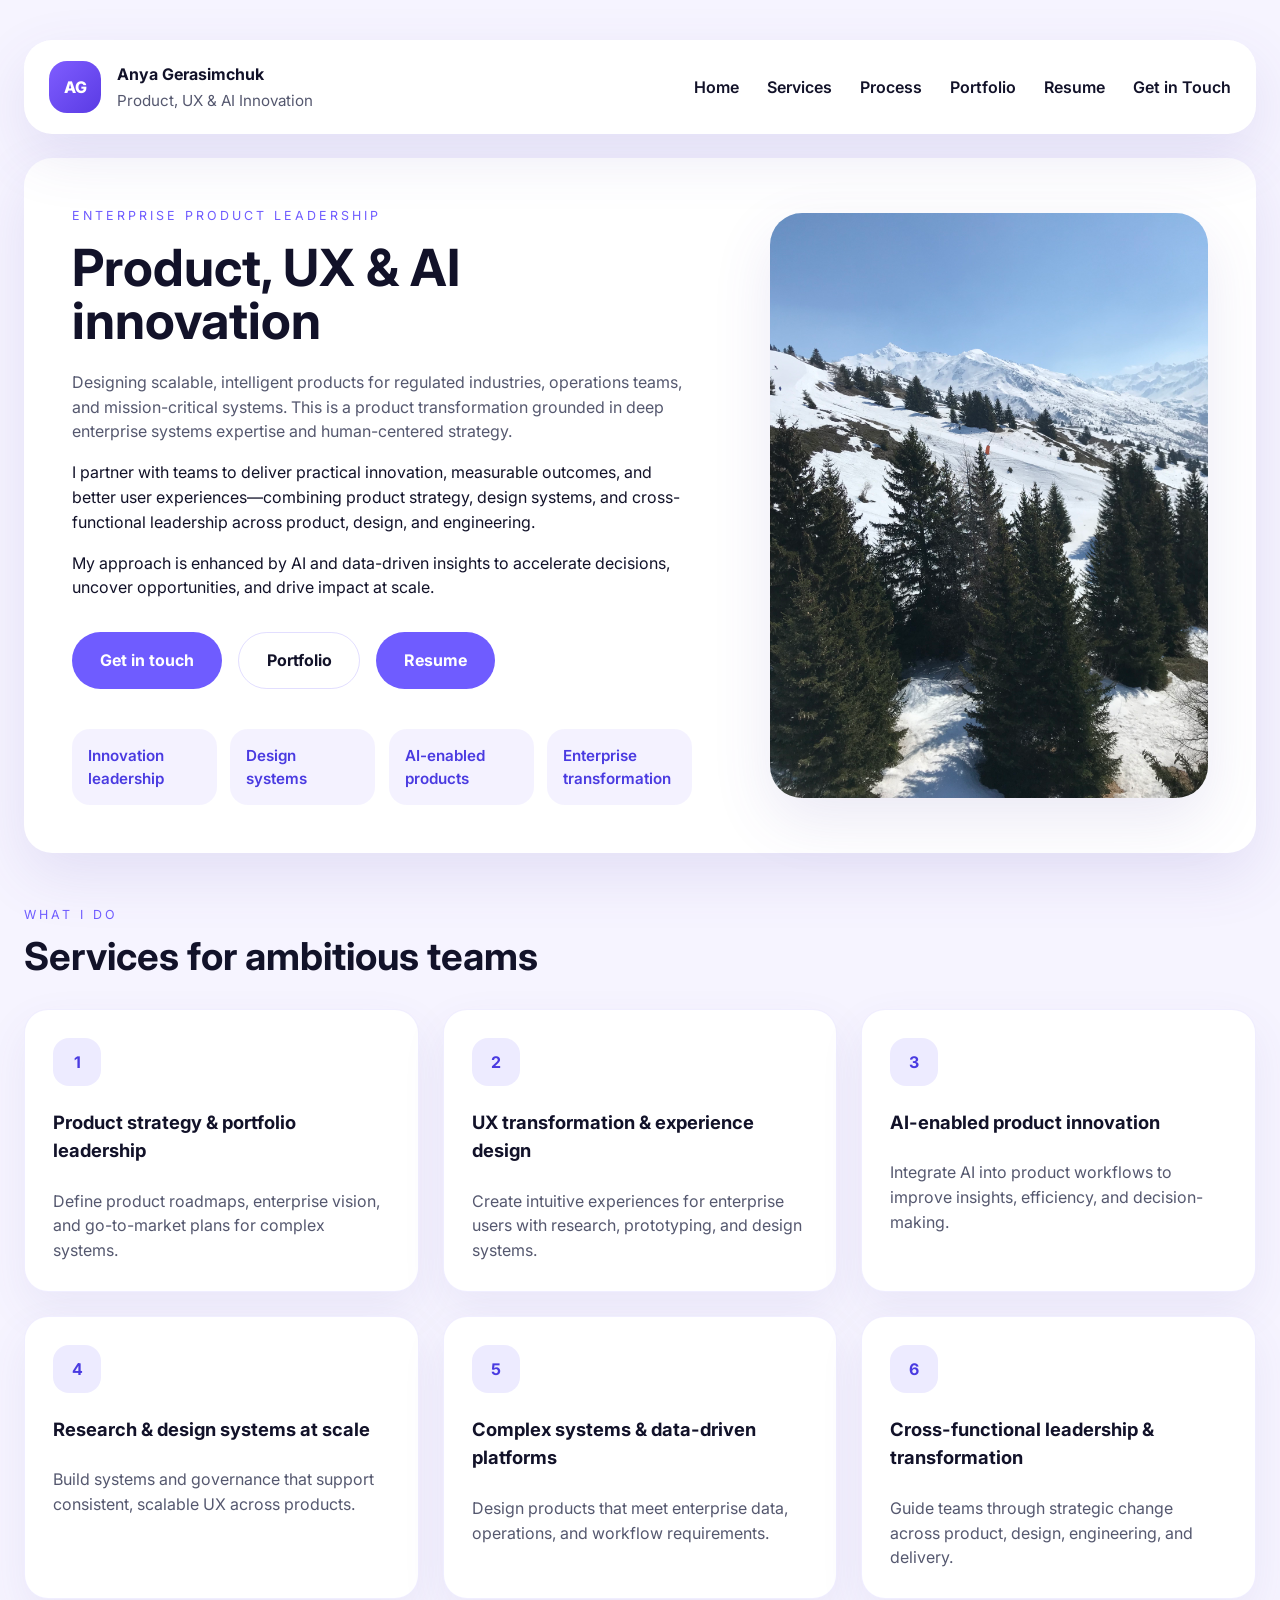
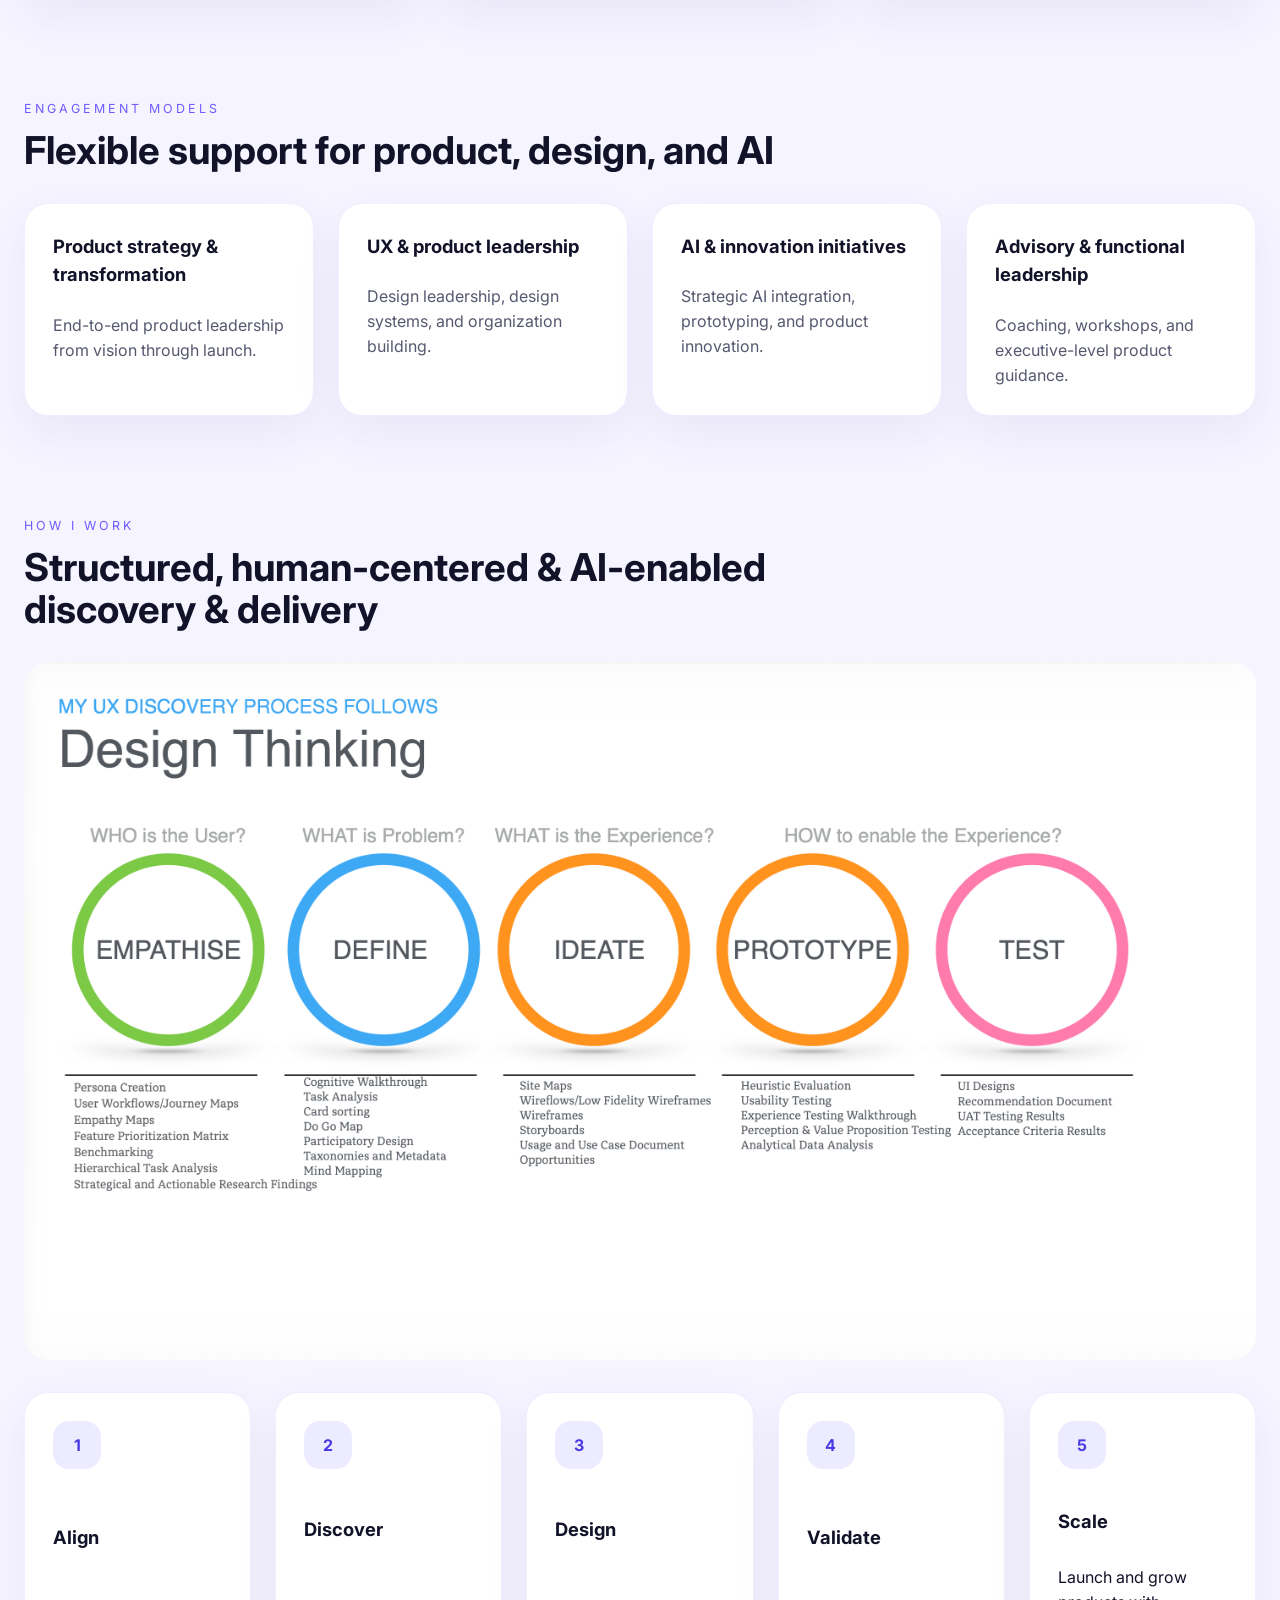
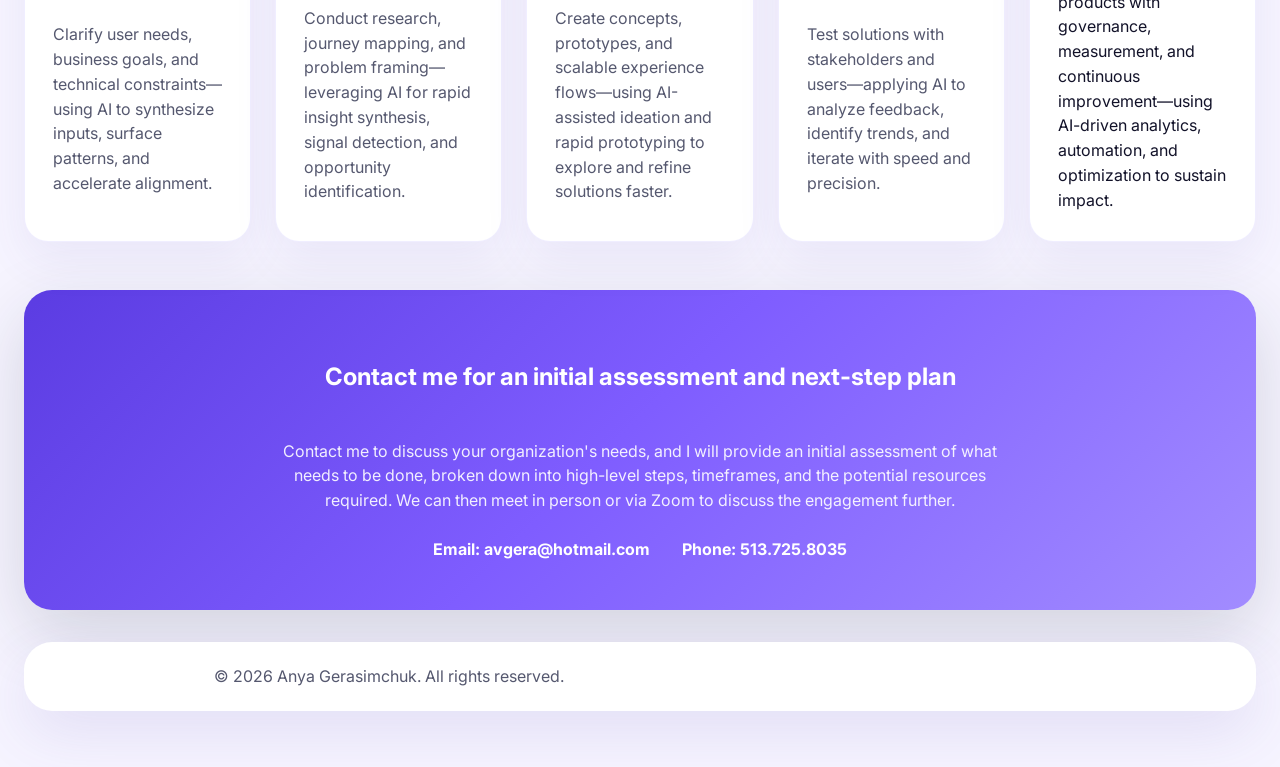
<file: index.html>
<!DOCTYPE html>
<html lang="en">
  <head>
    <meta charset="UTF-8" />
    <meta name="viewport" content="width=device-width, initial-scale=1.0" />
    <title>Anya Gerasimchuk | Product, UX & AI Innovation</title>
    <link rel="preconnect" href="https://fonts.googleapis.com" />
    <link rel="preconnect" href="https://fonts.gstatic.com" crossorigin />
    <link
      href="https://fonts.googleapis.com/css2?family=Inter:wght@400;500;600;700;800&display=swap"
      rel="stylesheet"
    />
    <link rel="stylesheet" href="./styles.css" />
  </head>
  <body>
    <div class="page-shell">
      <header class="top-bar surface-card">
        <div class="brand">
          <div class="brand__mark">AG</div>
          <div>
            <p class="brand__name">Anya Gerasimchuk</p>
            <p class="brand__subtitle">Product, UX & AI Innovation</p>
          </div>
        </div>
        <nav class="top-nav">
          <a href="index.html">Home</a>
          <a href="#services">Services</a>
          <a href="#process">Process</a>
          <a href="portfolio.html">Portfolio</a>
          <a href="work-experience.html">Resume</a>

          <a href="#get-in-touch">Get in Touch</a>
        </nav>
      </header>

      <main>
        
        <section class="hero surface-card">
          <div class="hero__content">
            <p class="eyebrow">Enterprise product leadership</p>
            <h1>Product, UX & AI innovation</h1>
            <p class="hero__text">
              Designing scalable, intelligent products for regulated industries, operations teams, and mission-critical systems. This is a product transformation grounded in deep enterprise systems expertise and human-centered strategy.

<p>I partner with teams to deliver practical innovation, measurable outcomes, and better user experiences—combining product strategy, design systems, and cross-functional leadership across product, design, and engineering.</p> My approach is enhanced by AI and data-driven insights to accelerate decisions, uncover opportunities, and drive impact at scale.
            </p>
            <div class="hero__actions">
              <a href="#get-in-touch" class="button button--primary">Get in touch</a>
              <a href="portfolio.html" class="button button--secondary">Portfolio</a>
              <a class="button button--primary" href="work-experience.html">Resume</a>
          </div>
            <div class="hero__links">
              <span>Innovation leadership</span>
              <span>Design systems</span>
              <span>AI-enabled products</span>
              <span>Enterprise transformation</span>
            </div>
          </div>
          <div class="hero__visual">
            <img src="./assets/hero.png" alt="Mountain landscape with hikers" class="hero__image" />
          </div>
        </section>


        <section id="services" class="section">
          <div class="section__header">
            <span class="eyebrow">What I Do</span>
            <h2>Services for ambitious teams</h2>
          </div>
          <div class="services-grid">
            <article class="service-card">
              <div class="service-card__icon">1</div>
              <h3>Product strategy & portfolio leadership</h3>
              <p>
                Define product roadmaps, enterprise vision, and go-to-market plans
                for complex systems.
              </p>
            </article>
            <article class="service-card">
              <div class="service-card__icon">2</div>
              <h3>UX transformation & experience design</h3>
              <p>
                Create intuitive experiences for enterprise users with research,
                prototyping, and design systems.
              </p>
            </article>
            <article class="service-card">
              <div class="service-card__icon">3</div>
              <h3>AI-enabled product innovation</h3>
              <p>
                Integrate AI into product workflows to improve insights, efficiency,
                and decision-making.
              </p>
            </article>
            <article class="service-card">
              <div class="service-card__icon">4</div>
              <h3>Research & design systems at scale</h3>
              <p>
                Build systems and governance that support consistent, scalable UX
                across products.
              </p>
            </article>
            <article class="service-card">
              <div class="service-card__icon">5</div>
              <h3>Complex systems & data-driven platforms</h3>
              <p>
                Design products that meet enterprise data, operations, and workflow
                requirements.
              </p>
            </article>
            <article class="service-card">
              <div class="service-card__icon">6</div>
              <h3>Cross-functional leadership & transformation</h3>
              <p>
                Guide teams through strategic change across product, design,
                engineering, and delivery.
              </p>
            </article>
          </div>
        </section>
<section id="engagement" class="section">
          <div class="section__header">
            <span class="eyebrow">Engagement Models</span>
            <h2>Flexible support for product, design, and AI</h2>
          </div>
          <div class="engagement-grid">
            <article class="engagement-card">
              <h3>Product strategy & transformation</h3>
              <p>End-to-end product leadership from vision through launch.</p>
            </article>
            <article class="engagement-card">
              <h3>UX & product leadership</h3>
              <p>Design leadership, design systems, and organization building.</p>
            </article>
            <article class="engagement-card">
              <h3>AI & innovation initiatives</h3>
              <p>Strategic AI integration, prototyping, and product innovation.</p>
            </article>
            <article class="engagement-card">
              <h3>Advisory & functional leadership</h3>
              <p>Coaching, workshops, and executive-level product guidance.</p>
            </article>
          </div>
        </section>

        <section id="process" class="section">
          <div class="section__header">
            <span class="eyebrow">How I Work</span>
            <h2>Structured, human-centered & AI-enabled discovery & delivery</h2>
          </div>
          <div class="process-visual">
            <img src="./assets/design-thinking.png" alt="Design Thinking process diagram" class="portfolio-image" />
          </div>
          <div class="process-grid">
            <article class="process-card">
              <div class="process-card__number">1</div>
              <h3>Align</h3>
              <p>Clarify user needs, business goals, and technical constraints—using AI to synthesize inputs, surface patterns, and accelerate alignment.</p>
            </article>
            <article class="process-card">
              <div class="process-card__number">2</div>
              <h3>Discover</h3>
              <p>Conduct research, journey mapping, and problem framing—leveraging AI for rapid insight synthesis, signal detection, and opportunity identification.</p>
            </article>
            <article class="process-card">
              <div class="process-card__number">3</div>
              <h3>Design</h3>
              <p>Create concepts, prototypes, and scalable experience flows—using AI-assisted ideation and rapid prototyping to explore and refine solutions faster.</p>
            </article>
            <article class="process-card">
              <div class="process-card__number">4</div>
              <h3>Validate</h3>
              <p>Test solutions with stakeholders and users—applying AI to analyze feedback, identify trends, and iterate with speed and precision.</p>
            </article>
            <article class="process-card">
              <div class="process-card__number">5</div>
              <h3>Scale</h3>
              Launch and grow products with governance, measurement, and continuous improvement—using AI-driven analytics, automation, and optimization to sustain impact.
            </article>
          </div>
        </section>

       

        

      

        <section id="get-in-touch" class="section surface-card contact-intro" >
        
          <div class="contact-intro__content">

            <h1>Contact me for an initial assessment and next-step plan</h1>
            <p>Contact me to discuss your organization's needs, and I will provide an initial assessment of what needs to be done, broken down into high-level steps, timeframes, and the potential resources required. We can then meet in person or via Zoom to discuss the engagement further.</p>
            <div class="contact-details">
              <p><strong>Email:</strong> avgera@hotmail.com</p>
              <p><strong>Phone:</strong> 513.725.8035</p>
            </div>
          </div>
        </section>
      </main>

      <footer class="footer surface-card">
        <p>© 2026 Anya Gerasimchuk. All rights reserved.</p>
      </footer>
    </div>
  </body>
</html>
</file>
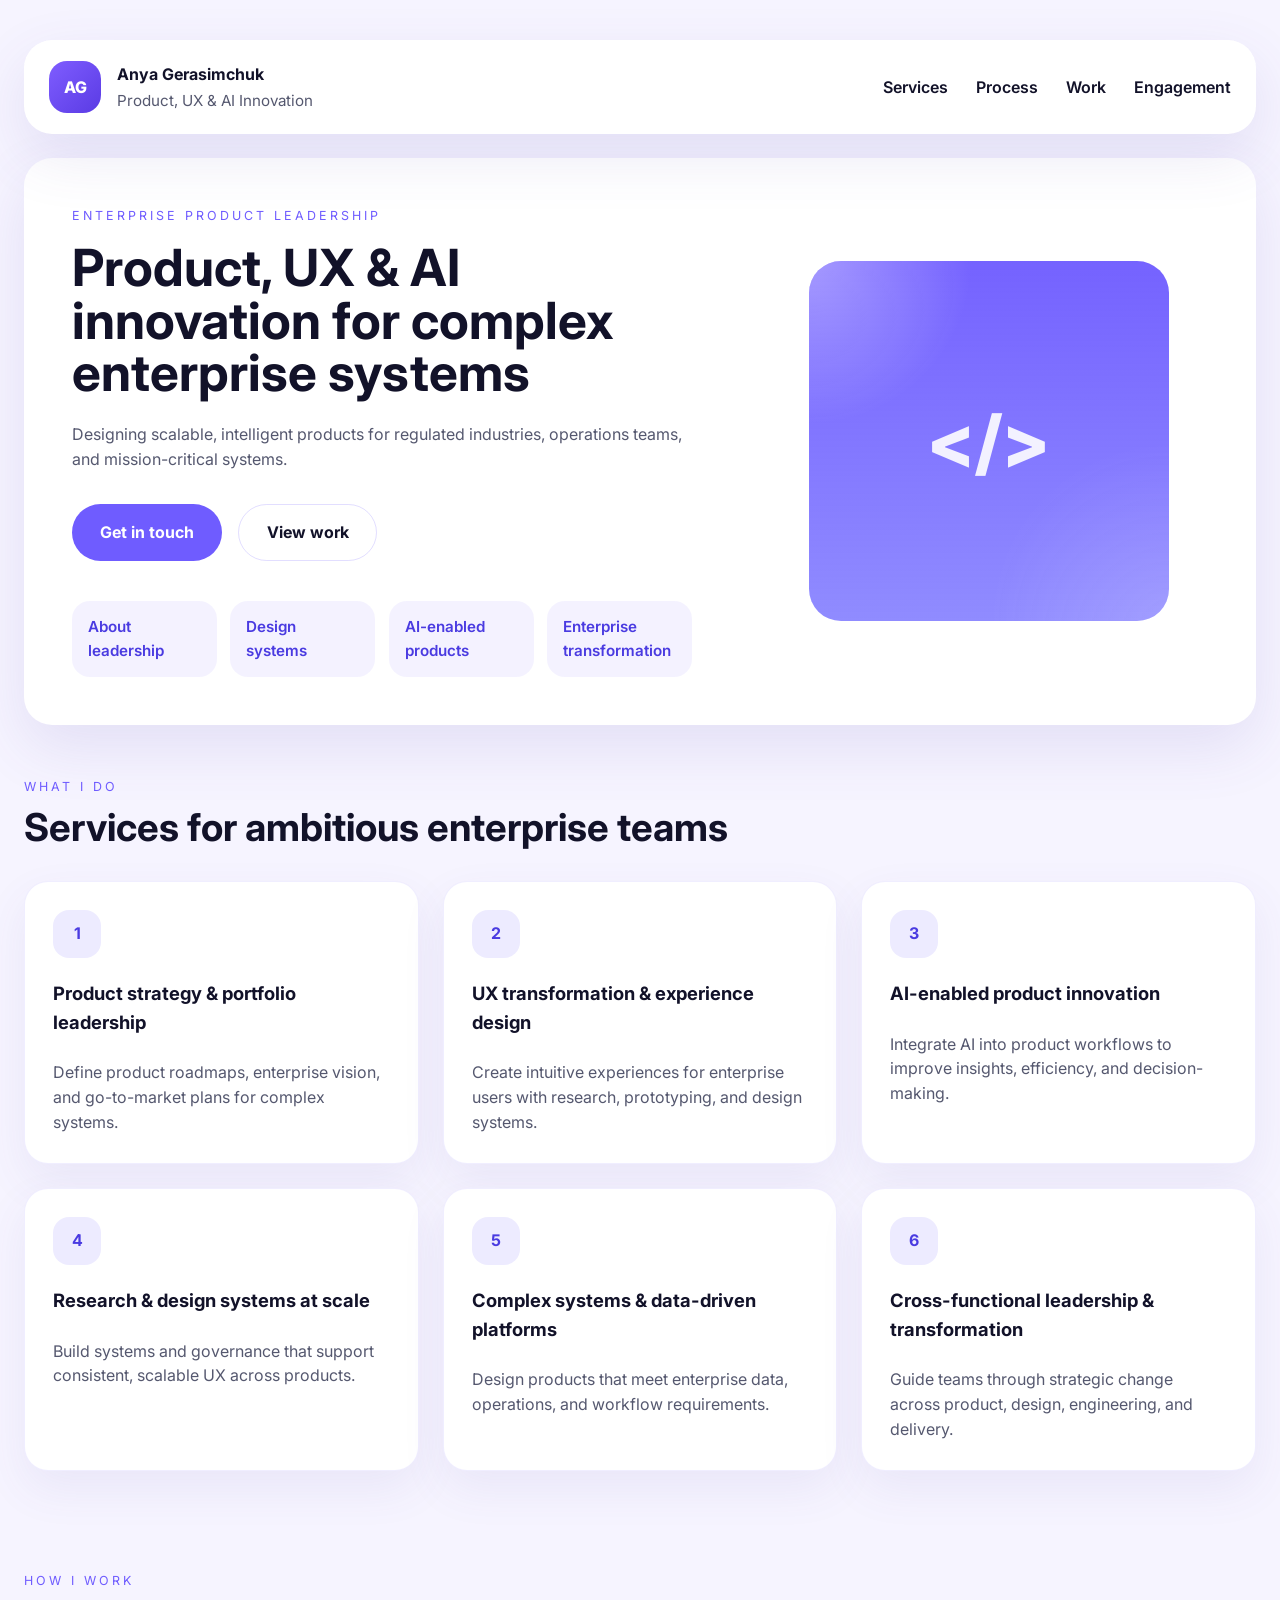
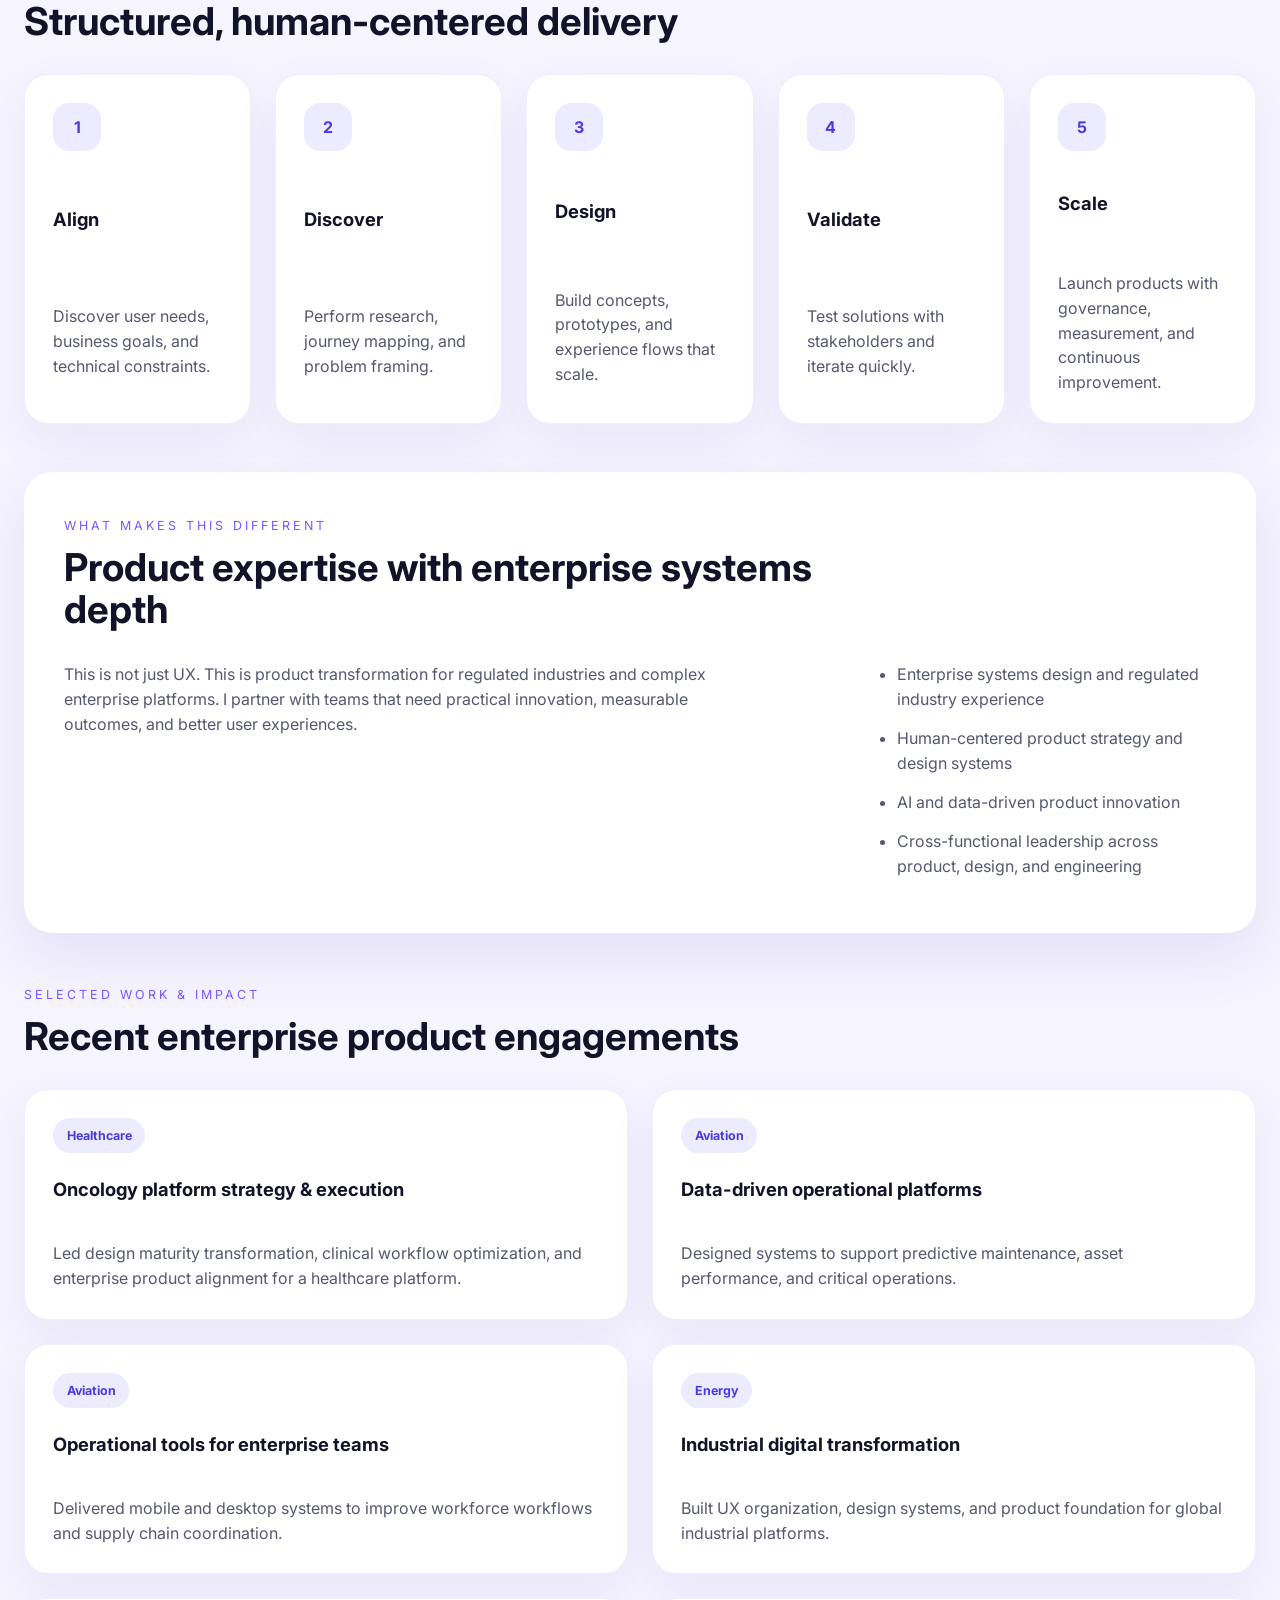
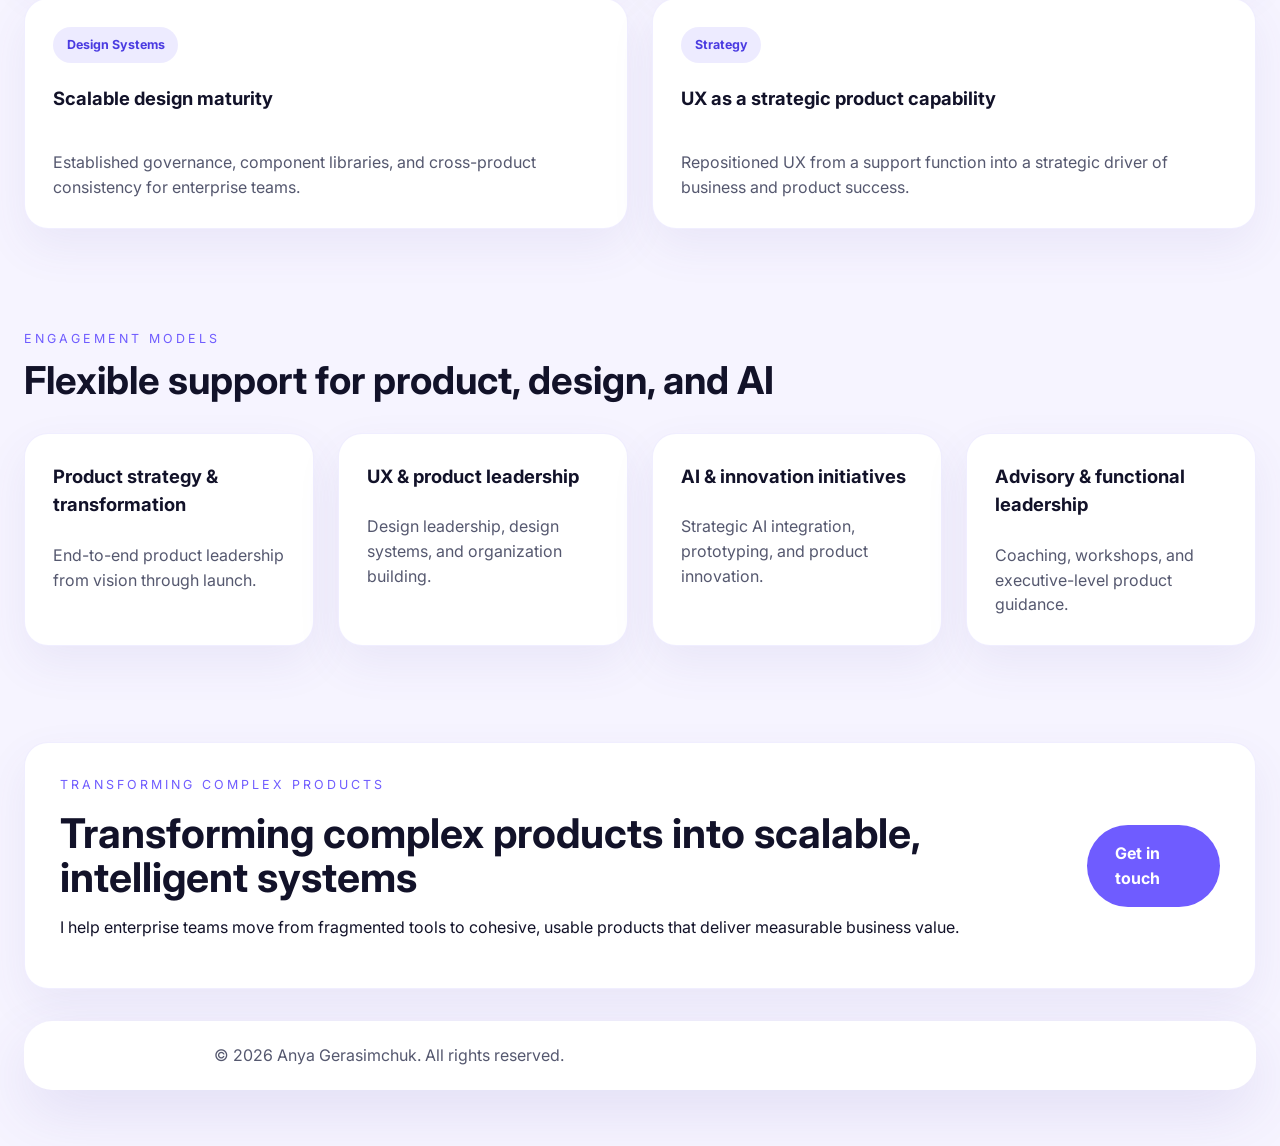
<file: Anya Gerasimchuk _ Product, UX & AI Innovation.html>
<!DOCTYPE html>
<html lang="en">
  <head>
    <meta charset="UTF-8" />
    <meta name="viewport" content="width=device-width, initial-scale=1.0" />
    <title>Anya Gerasimchuk | Product, UX & AI Innovation</title>
    <link rel="preconnect" href="https://fonts.googleapis.com" />
    <link rel="preconnect" href="https://fonts.gstatic.com" crossorigin />
    <link
      href="https://fonts.googleapis.com/css2?family=Inter:wght@400;500;600;700;800&display=swap"
      rel="stylesheet"
    />
    <link
      rel="stylesheet"
      href="./Anya Gerasimchuk _ Product, UX & AI Innovation_files/styles.css"
    />
  </head>
  <body>
    <div class="page-shell">
      <header class="top-bar surface-card">
        <div class="brand">
          <div class="brand__mark">AG</div>
          <div>
            <p class="brand__name">Anya Gerasimchuk</p>
            <p class="brand__subtitle">Product, UX & AI Innovation</p>
          </div>
        </div>
        <nav class="top-nav">
          <a href="#services">Services</a>
          <a href="#process">Process</a>
          <a href="#work">Work</a>
          <a href="#engagement">Engagement</a>
        </nav>
      </header>

      <main>
        <section class="hero surface-card">
          <div class="hero__content">
            <p class="eyebrow">Enterprise product leadership</p>
            <h1>Product, UX & AI innovation for complex enterprise systems</h1>
            <p class="hero__text">
              Designing scalable, intelligent products for regulated industries,
              operations teams, and mission-critical systems.
            </p>
            <div class="hero__actions">
              <a href="#contact" class="button button--primary">Get in touch</a>
              <a href="#work" class="button button--secondary">View work</a>
            </div>
            <div class="hero__links">
              <span>About leadership</span>
              <span>Design systems</span>
              <span>AI-enabled products</span>
              <span>Enterprise transformation</span>
            </div>
          </div>
          <div class="hero__visual">
            <div class="visual-card">
              <div class="visual-card__icon">&lt;/&gt;</div>
            </div>
          </div>
        </section>

        <section id="services" class="section">
          <div class="section__header">
            <span class="eyebrow">What I Do</span>
            <h2>Services for ambitious enterprise teams</h2>
          </div>
          <div class="services-grid">
            <article class="service-card">
              <div class="service-card__icon">1</div>
              <h3>Product strategy & portfolio leadership</h3>
              <p>
                Define product roadmaps, enterprise vision, and go-to-market plans
                for complex systems.
              </p>
            </article>
            <article class="service-card">
              <div class="service-card__icon">2</div>
              <h3>UX transformation & experience design</h3>
              <p>
                Create intuitive experiences for enterprise users with research,
                prototyping, and design systems.
              </p>
            </article>
            <article class="service-card">
              <div class="service-card__icon">3</div>
              <h3>AI-enabled product innovation</h3>
              <p>
                Integrate AI into product workflows to improve insights, efficiency,
                and decision-making.
              </p>
            </article>
            <article class="service-card">
              <div class="service-card__icon">4</div>
              <h3>Research & design systems at scale</h3>
              <p>
                Build systems and governance that support consistent, scalable UX
                across products.
              </p>
            </article>
            <article class="service-card">
              <div class="service-card__icon">5</div>
              <h3>Complex systems & data-driven platforms</h3>
              <p>
                Design products that meet enterprise data, operations, and workflow
                requirements.
              </p>
            </article>
            <article class="service-card">
              <div class="service-card__icon">6</div>
              <h3>Cross-functional leadership & transformation</h3>
              <p>
                Guide teams through strategic change across product, design,
                engineering, and delivery.
              </p>
            </article>
          </div>
        </section>

        <section id="process" class="section">
          <div class="section__header">
            <span class="eyebrow">How I Work</span>
            <h2>Structured, human-centered delivery</h2>
          </div>
          <div class="process-grid">
            <article class="process-card">
              <div class="process-card__number">1</div>
              <h3>Align</h3>
              <p>Discover user needs, business goals, and technical constraints.</p>
            </article>
            <article class="process-card">
              <div class="process-card__number">2</div>
              <h3>Discover</h3>
              <p>Perform research, journey mapping, and problem framing.</p>
            </article>
            <article class="process-card">
              <div class="process-card__number">3</div>
              <h3>Design</h3>
              <p>Build concepts, prototypes, and experience flows that scale.</p>
            </article>
            <article class="process-card">
              <div class="process-card__number">4</div>
              <h3>Validate</h3>
              <p>Test solutions with stakeholders and iterate quickly.</p>
            </article>
            <article class="process-card">
              <div class="process-card__number">5</div>
              <h3>Scale</h3>
              <p>Launch products with governance, measurement, and continuous improvement.</p>
            </article>
          </div>
        </section>

        <section class="section surface-card difference-section">
          <div class="section__header">
            <span class="eyebrow">What Makes This Different</span>
            <h2>Product expertise with enterprise systems depth</h2>
          </div>
          <div class="difference-grid">
            <div>
              <p>
                This is not just UX. This is product transformation for regulated
                industries and complex enterprise platforms. I partner with teams
                that need practical innovation, measurable outcomes, and better
                user experiences.
              </p>
            </div>
            <ul>
              <li>Enterprise systems design and regulated industry experience</li>
              <li>Human-centered product strategy and design systems</li>
              <li>AI and data-driven product innovation</li>
              <li>Cross-functional leadership across product, design, and engineering</li>
            </ul>
          </div>
        </section>

        <section id="work" class="section">
          <div class="section__header">
            <span class="eyebrow">Selected Work & Impact</span>
            <h2>Recent enterprise product engagements</h2>
          </div>
          <div class="work-grid">
            <article class="work-card">
              <span class="work-tag">Healthcare</span>
              <h3>Oncology platform strategy & execution</h3>
              <p>
                Led design maturity transformation, clinical workflow optimization,
                and enterprise product alignment for a healthcare platform.
              </p>
            </article>
            <article class="work-card">
              <span class="work-tag">Aviation</span>
              <h3>Data-driven operational platforms</h3>
              <p>
                Designed systems to support predictive maintenance, asset
                performance, and critical operations.
              </p>
            </article>
            <article class="work-card">
              <span class="work-tag">Aviation</span>
              <h3>Operational tools for enterprise teams</h3>
              <p>
                Delivered mobile and desktop systems to improve workforce workflows
                and supply chain coordination.
              </p>
            </article>
            <article class="work-card">
              <span class="work-tag">Energy</span>
              <h3>Industrial digital transformation</h3>
              <p>
                Built UX organization, design systems, and product foundation for
                global industrial platforms.
              </p>
            </article>
            <article class="work-card">
              <span class="work-tag">Design Systems</span>
              <h3>Scalable design maturity</h3>
              <p>
                Established governance, component libraries, and cross-product
                consistency for enterprise teams.
              </p>
            </article>
            <article class="work-card">
              <span class="work-tag">Strategy</span>
              <h3>UX as a strategic product capability</h3>
              <p>
                Repositioned UX from a support function into a strategic driver of
                business and product success.
              </p>
            </article>
          </div>
        </section>

        <section id="engagement" class="section">
          <div class="section__header">
            <span class="eyebrow">Engagement Models</span>
            <h2>Flexible support for product, design, and AI</h2>
          </div>
          <div class="engagement-grid">
            <article class="engagement-card">
              <h3>Product strategy & transformation</h3>
              <p>End-to-end product leadership from vision through launch.</p>
            </article>
            <article class="engagement-card">
              <h3>UX & product leadership</h3>
              <p>Design leadership, design systems, and organization building.</p>
            </article>
            <article class="engagement-card">
              <h3>AI & innovation initiatives</h3>
              <p>Strategic AI integration, prototyping, and product innovation.</p>
            </article>
            <article class="engagement-card">
              <h3>Advisory & functional leadership</h3>
              <p>Coaching, workshops, and executive-level product guidance.</p>
            </article>
          </div>
        </section>

        <section id="contact" class="cta-card surface-card">
          <div>
            <p class="eyebrow">Transforming complex products</p>
            <h2>Transforming complex products into scalable, intelligent systems</h2>
            <p>
              I help enterprise teams move from fragmented tools to cohesive,
              usable products that deliver measurable business value.
            </p>
          </div>
          <a href="#contact" class="button button--primary">Get in touch</a>
        </section>
      </main>

      <footer class="footer surface-card">
        <p>© 2026 Anya Gerasimchuk. All rights reserved.</p>
      </footer>
    </div>
  </body>
</html>
</file>
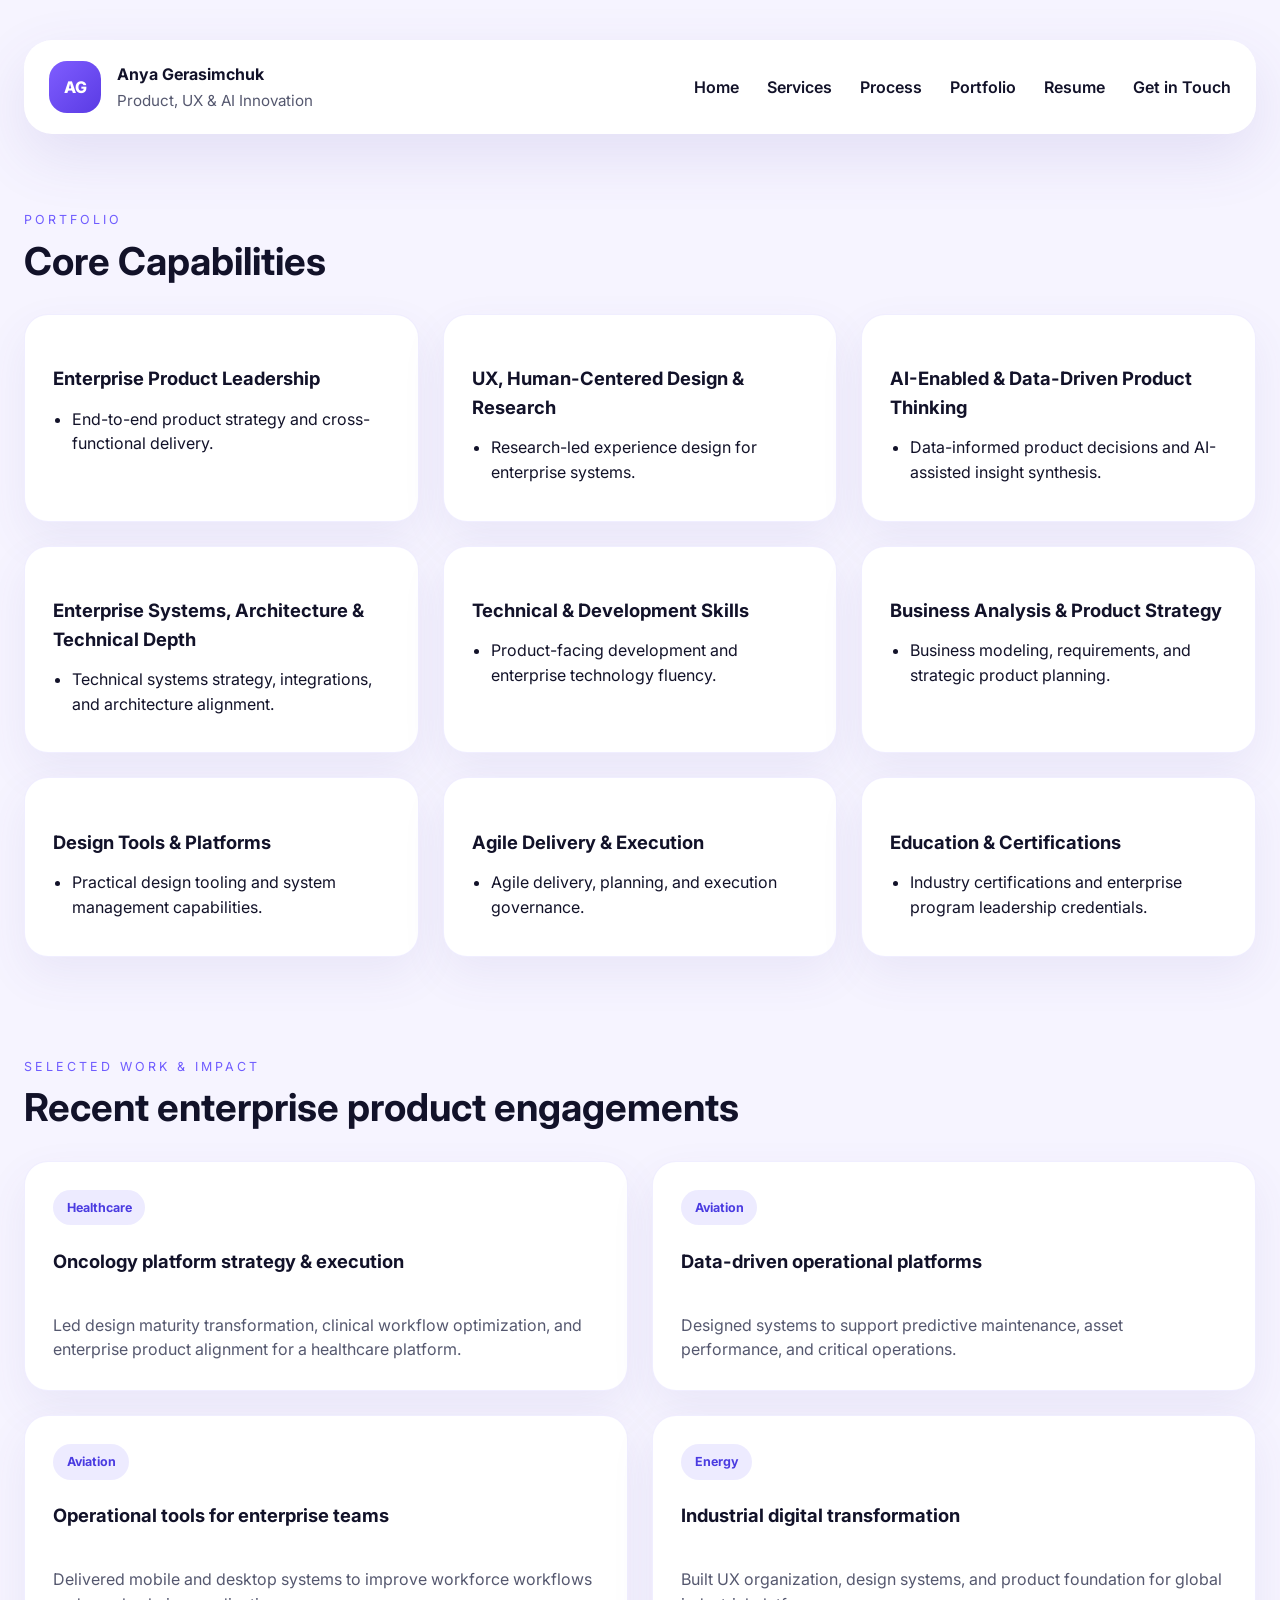
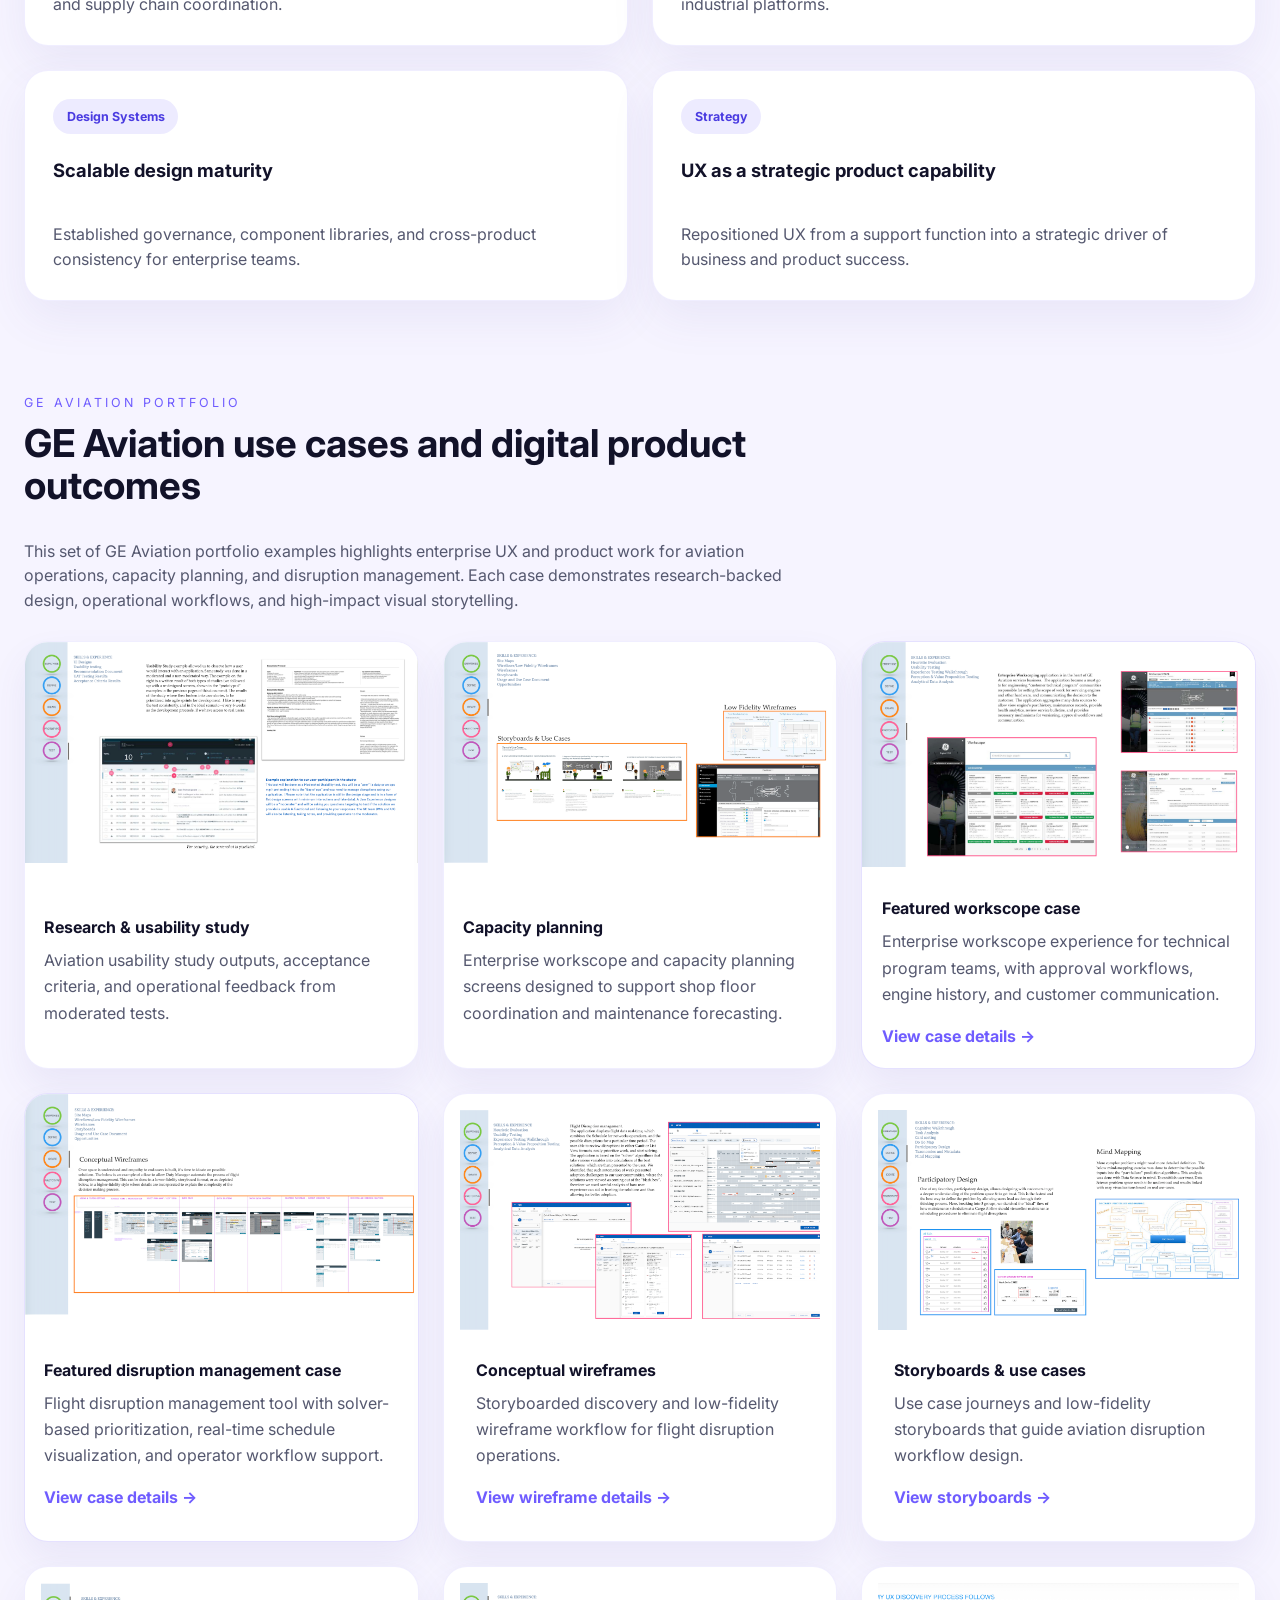
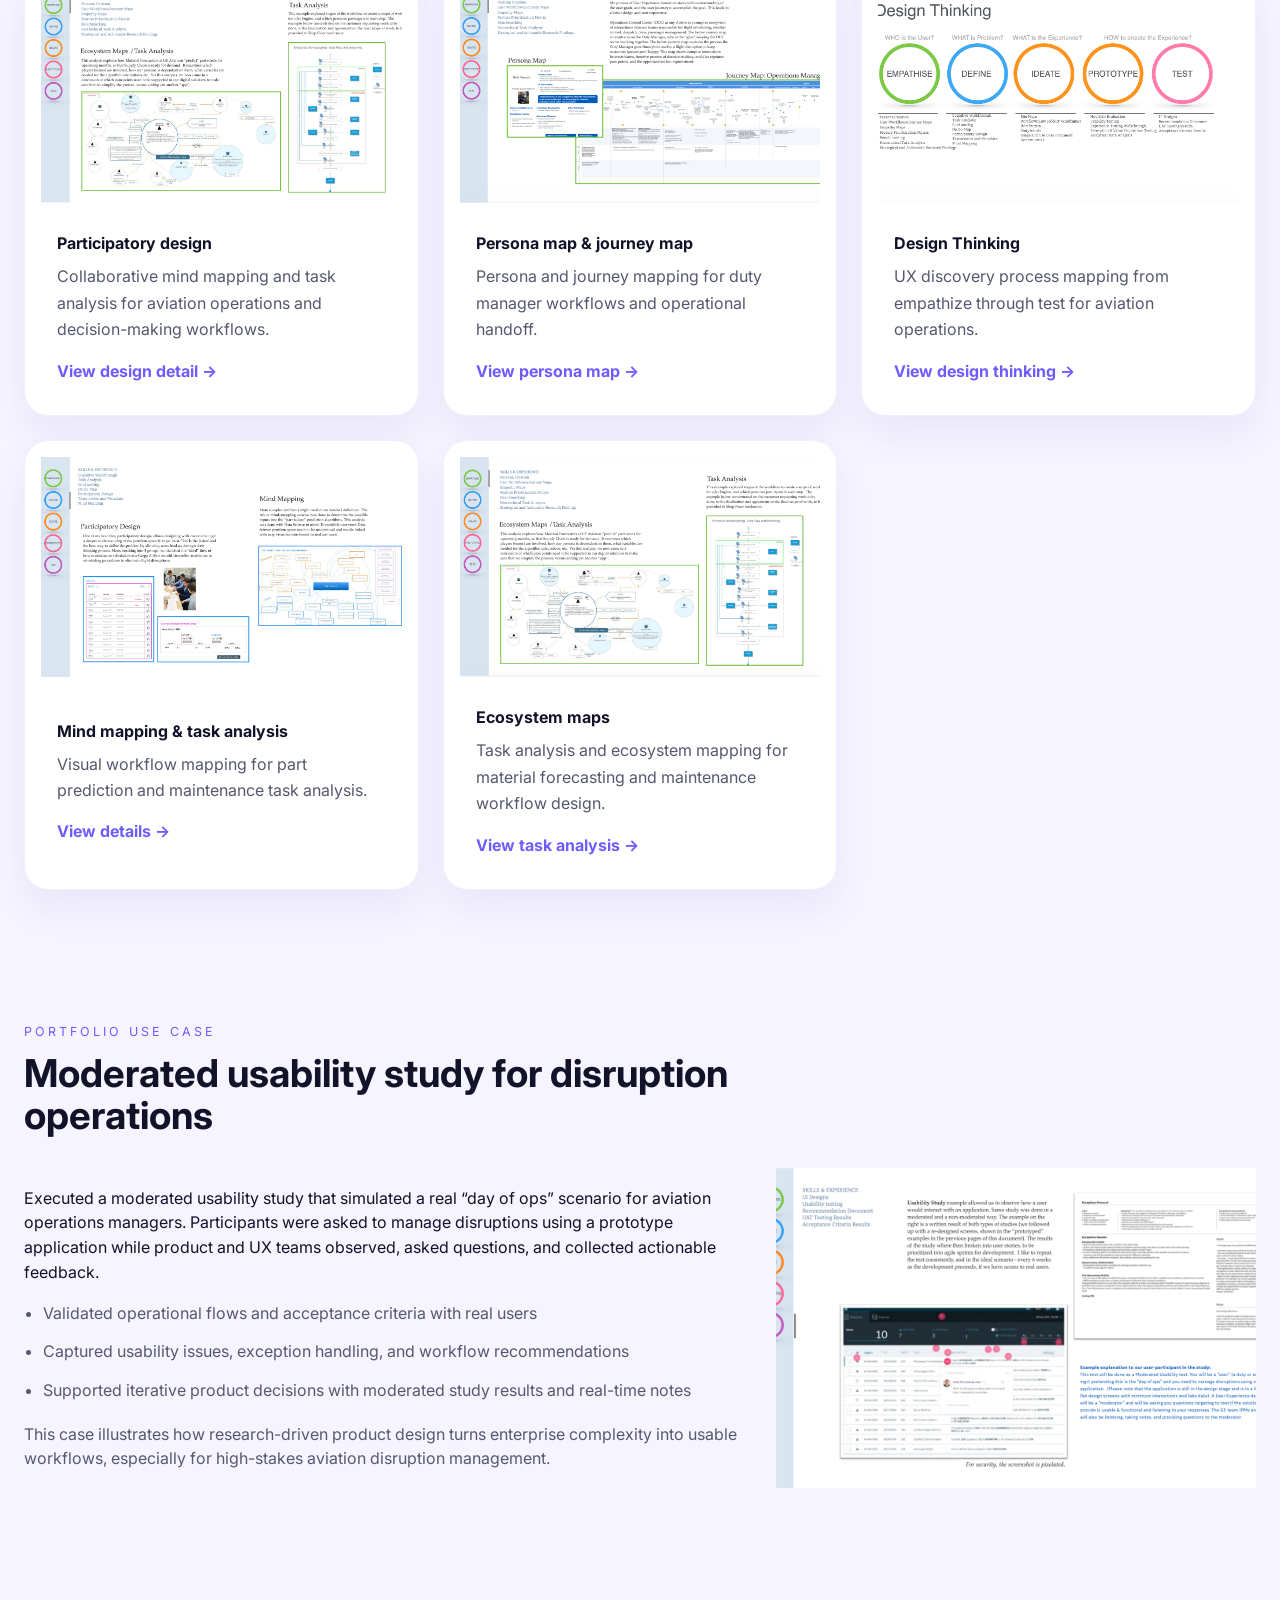
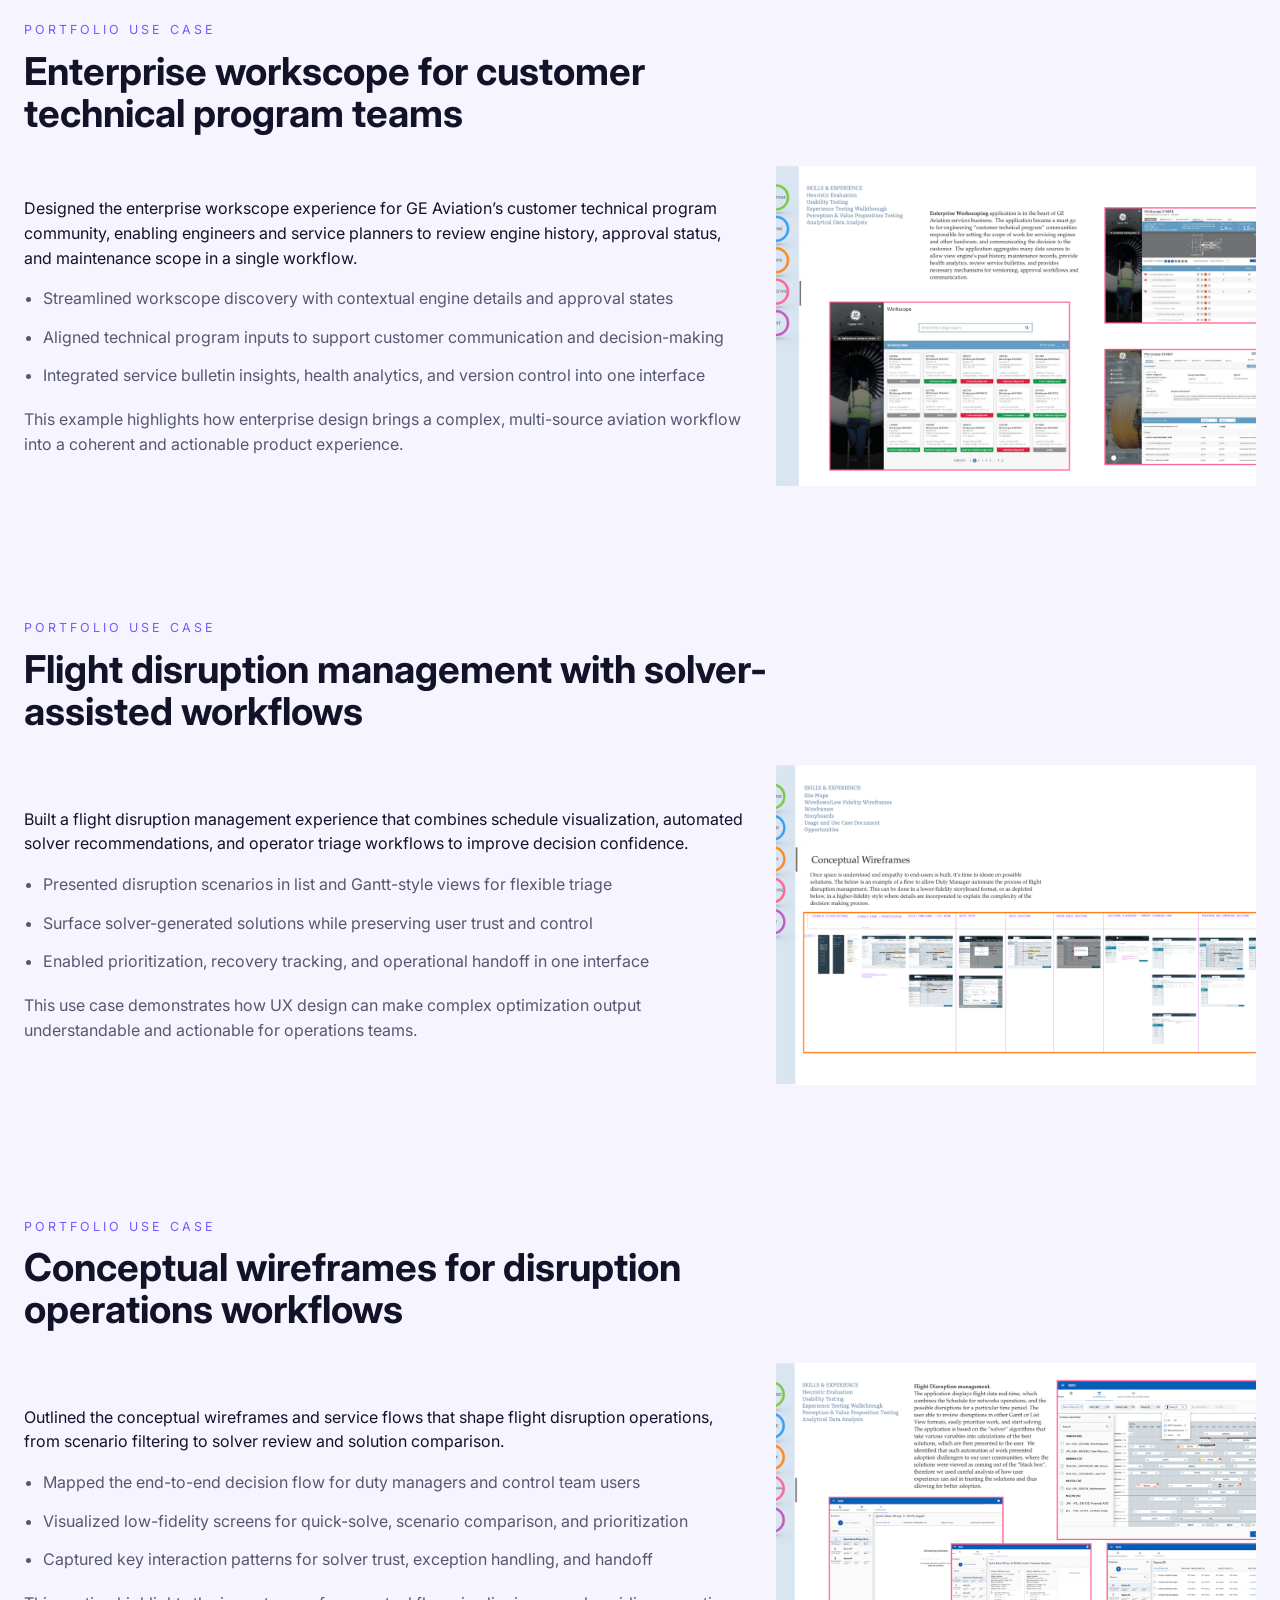
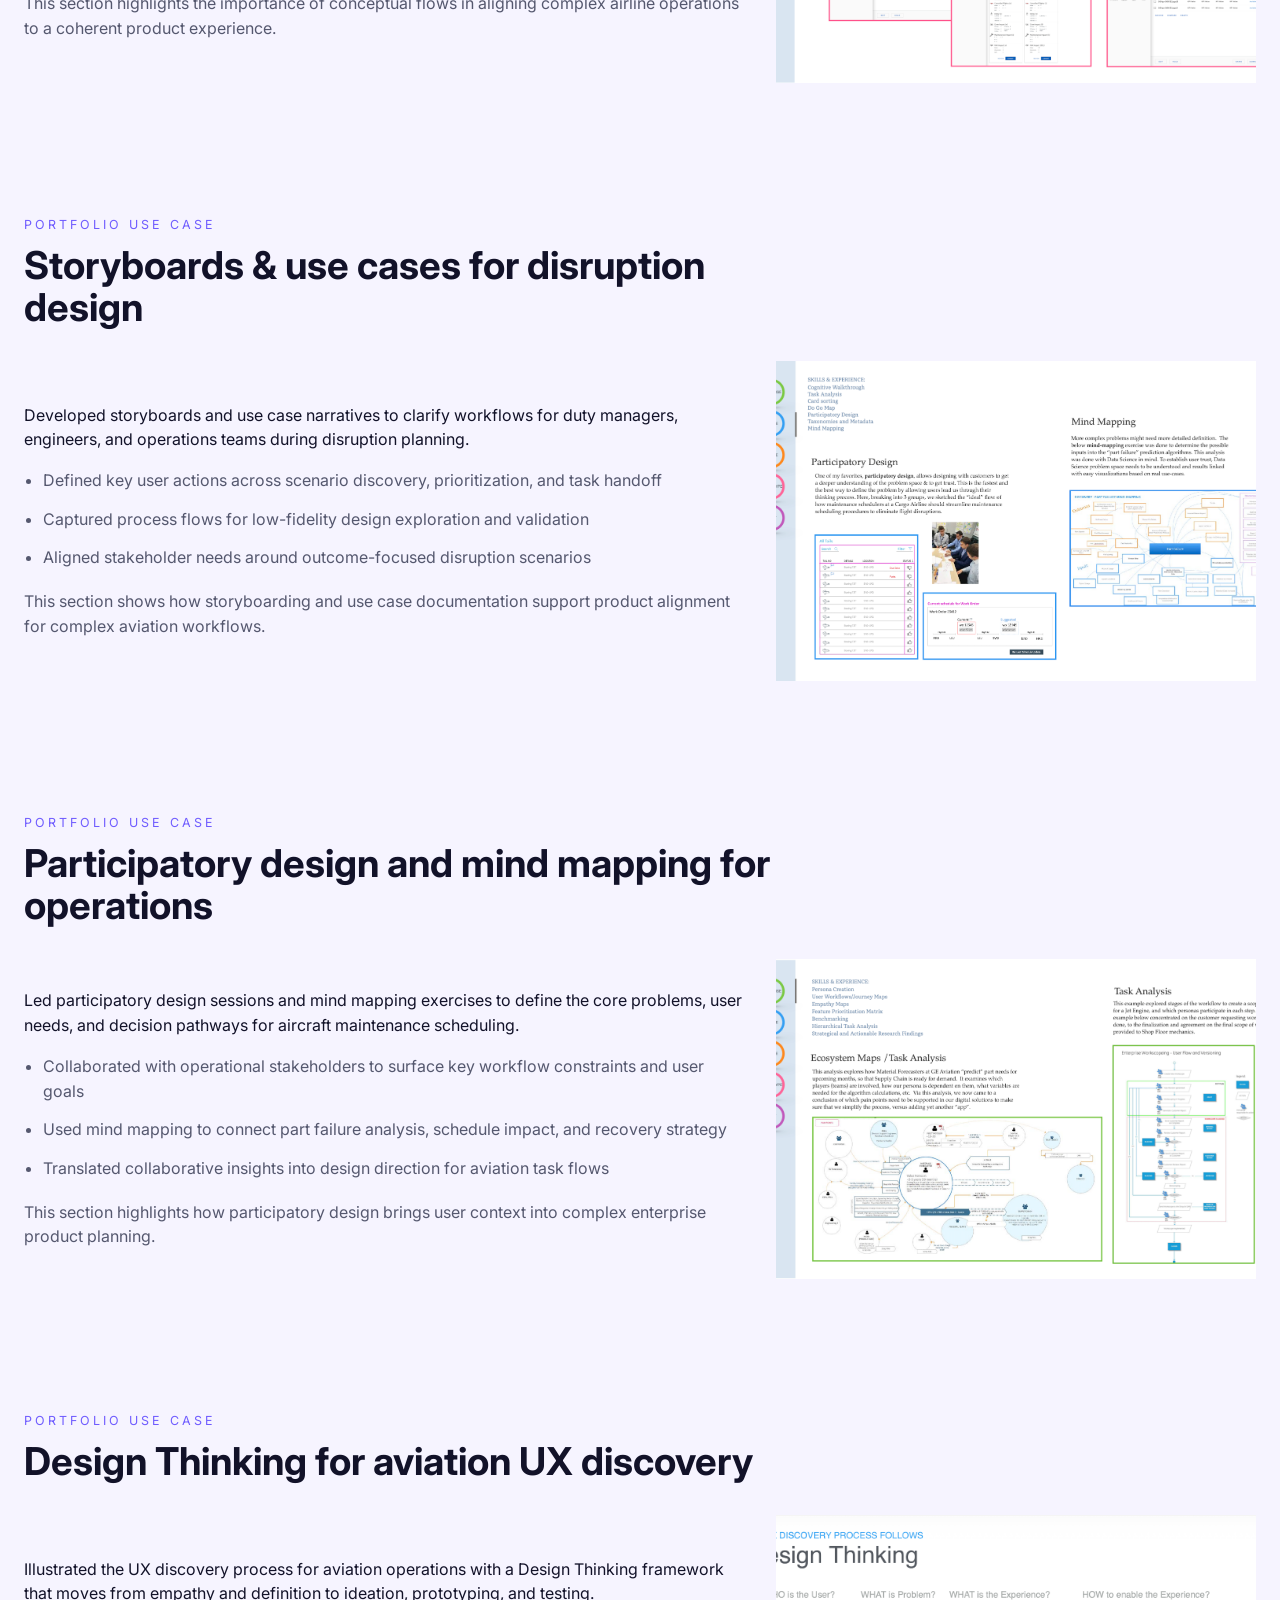
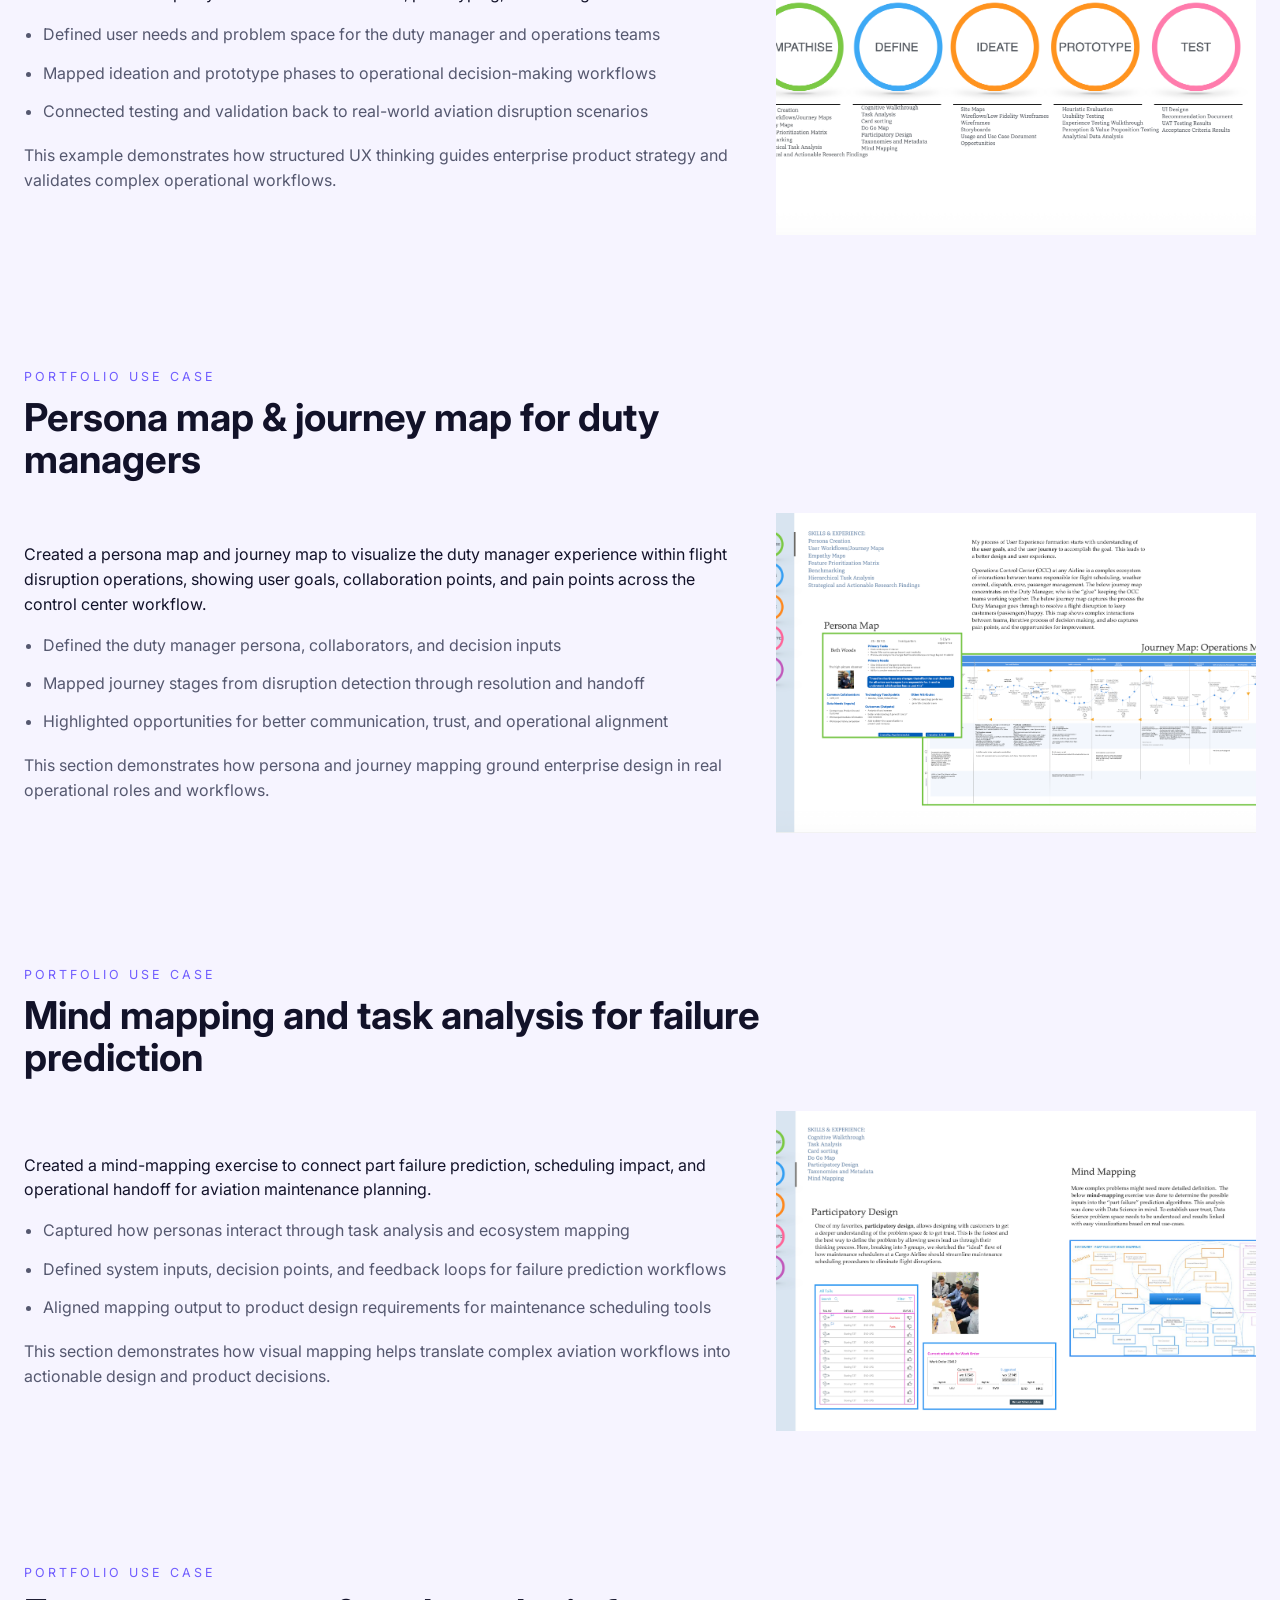
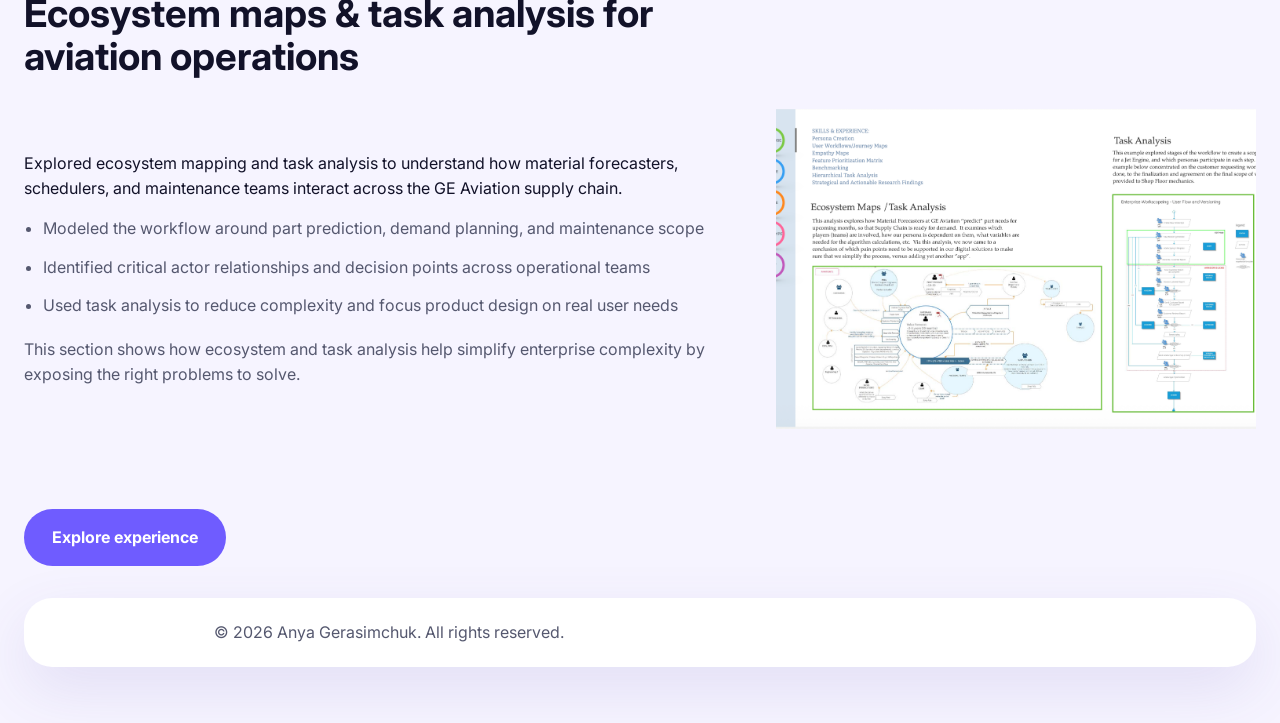
<file: portfolio.html>
<!DOCTYPE html>
<html lang="en">
  <head>
    <meta charset="UTF-8" />
    <meta name="viewport" content="width=device-width, initial-scale=1.0" />
    <title>Portfolio | Anya Gerasimchuk</title>
    <link rel="preconnect" href="https://fonts.googleapis.com" />
    <link rel="preconnect" href="https://fonts.gstatic.com" crossorigin />
    <link
      href="https://fonts.googleapis.com/css2?family=Inter:wght@400;500;600;700;800&display=swap"
      rel="stylesheet"
    />
    <link rel="stylesheet" href="./styles.css" />
  </head>
  <body>
    <div class="page-shell">
      <header class="top-bar surface-card">
        <div class="brand">
          <div class="brand__mark">AG</div>
          <div>
            <p class="brand__name">Anya Gerasimchuk</p>
            <p class="brand__subtitle">Product, UX & AI Innovation</p>
          </div>
        </div>
           <nav class="top-nav">
          <a href="index.html">Home</a>
          <a href="index.html#services">Services</a>
          <a href="index.html#process">Process</a>
          <a href="portfolio.html">Portfolio</a>
          <a href="work-experience.html">Resume</a>

          <a href="index.html#get-in-touch">Get in Touch</a>
        </nav>
      </header>
      </header>

      <main>
        
        <section id="skills" class="section">
          <div class="section__header">
            <span class="eyebrow">Portfolio</span>
            <h2>Core Capabilities</h2>
          </div>
          
          <div class="skills-grid">
            <article class="skill-card">
              <h3>Enterprise Product Leadership</h3>
              <ul>
                <li>End-to-end product strategy and cross-functional delivery.</li>
              </ul>
            </article>
            <article class="skill-card">
              <h3>UX, Human-Centered Design & Research</h3>
              <ul>
                <li>Research-led experience design for enterprise systems.</li>
              </ul>
            </article>
            <article class="skill-card">
              <h3>AI-Enabled & Data-Driven Product Thinking</h3>
              <ul>
                <li>Data-informed product decisions and AI-assisted insight synthesis.</li>
              </ul>
            </article>
            <article class="skill-card">
              <h3>Enterprise Systems, Architecture & Technical Depth</h3>
              <ul>
                <li>Technical systems strategy, integrations, and architecture alignment.</li>
              </ul>
            </article>
            <article class="skill-card">
              <h3>Technical & Development Skills</h3>
              <ul>
                <li>Product-facing development and enterprise technology fluency.</li>
              </ul>
            </article>
            <article class="skill-card">
              <h3>Business Analysis & Product Strategy</h3>
              <ul>
                <li>Business modeling, requirements, and strategic product planning.</li>
              </ul>
            </article>
            <article class="skill-card">
              <h3>Design Tools & Platforms</h3>
              <ul>
                <li>Practical design tooling and system management capabilities.</li>
              </ul>
            </article>
            <article class="skill-card">
              <h3>Agile Delivery & Execution</h3>
              <ul>
                <li>Agile delivery, planning, and execution governance.</li>
              </ul>
            </article>
            <article class="skill-card">
              <h3>Education & Certifications</h3>
              <ul>
                <li>Industry certifications and enterprise program leadership credentials.</li>
              </ul>
            </article>
          </div>
        </section>

        <section id="work" class="section">
          <div class="section__header">
            <span class="eyebrow">Selected Work & Impact</span>
            <h2>Recent enterprise product engagements</h2>
          </div>
          <div class="work-grid">
            <article class="work-card">
              <span class="work-tag">Healthcare</span>
              <h3>Oncology platform strategy & execution</h3>
              <p>
                Led design maturity transformation, clinical workflow optimization,
                and enterprise product alignment for a healthcare platform.
              </p>
            </article>
            <article class="work-card">
              <span class="work-tag">Aviation</span>
              <h3>Data-driven operational platforms</h3>
              <p>
                Designed systems to support predictive maintenance, asset
                performance, and critical operations.
              </p>
            </article>
            <article class="work-card">
              <span class="work-tag">Aviation</span>
              <h3>Operational tools for enterprise teams</h3>
              <p>
                Delivered mobile and desktop systems to improve workforce workflows
                and supply chain coordination.
              </p>
            </article>
            <article class="work-card">
              <span class="work-tag">Energy</span>
              <h3>Industrial digital transformation</h3>
              <p>
                Built UX organization, design systems, and product foundation for
                global industrial platforms.
              </p>
            </article>
            <article class="work-card">
              <span class="work-tag">Design Systems</span>
              <h3>Scalable design maturity</h3>
              <p>
                Established governance, component libraries, and cross-product
                consistency for enterprise teams.
              </p>
            </article>
            <article class="work-card">
              <span class="work-tag">Strategy</span>
              <h3>UX as a strategic product capability</h3>
              <p>
                Repositioned UX from a support function into a strategic driver of
                business and product success.
              </p>
            </article>
          </div>
        </section>

        

        <section id="ge-aviation" class="section portfolio-section">
          <div class="section__header">
            <span class="eyebrow">GE Aviation Portfolio</span>
            <h2>GE Aviation use cases and digital product outcomes</h2>
          </div>
          <p class="portfolio-intro">This set of GE Aviation portfolio examples highlights enterprise UX and product work for aviation operations, capacity planning, and disruption management. Each case demonstrates research-backed design, operational workflows, and high-impact visual storytelling.</p>
          <div class="portfolio-grid">
            <article class="portfolio-card">
              <img src="./assets/research-usability-study.png" alt="GE Aviation use case overview with screenshots and research notes" class="portfolio-image" />
              <div class="portfolio-caption">
                <strong>Research & usability study</strong>
                <p>Aviation usability study outputs, acceptance criteria, and operational feedback from moderated tests.</p>
              </div>
            </article>
            <article class="portfolio-card">
              <img src="./assets/capacity-planning.png" alt="GE Aviation workscope and capacity planning application screens" class="portfolio-image" />
              <div class="portfolio-caption">
                <strong>Capacity planning</strong>
                <p>Enterprise workscope and capacity planning screens designed to support shop floor coordination and maintenance forecasting.</p>
              </div>
            </article>
            <article class="portfolio-card portfolio-card--featured">
              <a href="#enterprise-workscope" class="portfolio-card-link">
                <img src="./assets/enterprise-workscope.png" alt="Featured enterprise workscope use case" class="portfolio-image" />
                <div class="portfolio-caption">
                  <strong>Featured workscope case</strong>
                  <p>Enterprise workscope experience for technical program teams, with approval workflows, engine history, and customer communication.</p>
                  <span class="portfolio-card-link__cta">View case details →</span>
                </div>
              </a>
            </article>
            <article class="portfolio-card portfolio-card--featured">
              <a href="#flight-disruption" class="portfolio-card-link">
                <img src="./assets/flight-disruption.png" alt="Featured flight disruption management use case" class="portfolio-image" />
                <div class="portfolio-caption">
                  <strong>Featured disruption management case</strong>
                  <p>Flight disruption management tool with solver-based prioritization, real-time schedule visualization, and operator workflow support.</p>
                  <span class="portfolio-card-link__cta">View case details →</span>
                </div>
              </a>
            </article>
            <article class="portfolio-card portfolio-card--small">
              <a href="#conceptual-wireframes" class="portfolio-card-link">
                <img src="./assets/conceptual-wireframes.png" alt="Conceptual wireframes and workflow storyboard" class="portfolio-image" />
                <div class="portfolio-caption">
                  <strong>Conceptual wireframes</strong>
                  <p>Storyboarded discovery and low-fidelity wireframe workflow for flight disruption operations.</p>
                  <span class="portfolio-card-link__cta">View wireframe details →</span>
                </div>
              </a>
            </article>
            <article class="portfolio-card portfolio-card--small">
              <a href="#storyboards-use-cases" class="portfolio-card-link">
                <img src="./assets/storyboards-use-cases.png" alt="Storyboards and use cases for disruption operations" class="portfolio-image" />
                <div class="portfolio-caption">
                  <strong>Storyboards & use cases</strong>
                  <p>Use case journeys and low-fidelity storyboards that guide aviation disruption workflow design.</p>
                  <span class="portfolio-card-link__cta">View storyboards →</span>
                </div>
              </a>
            </article>
            <article class="portfolio-card portfolio-card--small">
              <a href="#participatory-design" class="portfolio-card-link">
                <img src="./assets/participatory-design.png" alt="Participatory design and mind mapping" class="portfolio-image" />
                <div class="portfolio-caption">
                  <strong>Participatory design</strong>
                  <p>Collaborative mind mapping and task analysis for aviation operations and decision-making workflows.</p>
                  <span class="portfolio-card-link__cta">View design detail →</span>
                </div>
              </a>
            </article>
            <article class="portfolio-card portfolio-card--small">
              <a href="#persona-journey-map" class="portfolio-card-link">
                <img src="./assets/persona-map-journey-map.png" alt="Persona map and journey map for aviation operations" class="portfolio-image" />
                <div class="portfolio-caption">
                  <strong>Persona map & journey map</strong>
                  <p>Persona and journey mapping for duty manager workflows and operational handoff.</p>
                  <span class="portfolio-card-link__cta">View persona map →</span>
                </div>
              </a>
            </article>
            <article class="portfolio-card portfolio-card--small">
              <a href="#design-thinking" class="portfolio-card-link">
                <img src="./assets/design-thinking.png" alt="Design Thinking process diagram" class="portfolio-image" />
                <div class="portfolio-caption">
                  <strong>Design Thinking</strong>
                  <p>UX discovery process mapping from empathize through test for aviation operations.</p>
                  <span class="portfolio-card-link__cta">View design thinking →</span>
                </div>
              </a>
            </article>
            <article class="portfolio-card portfolio-card--small">
              <a href="#mind-mapping-task-analysis" class="portfolio-card-link">
                <img src="./assets/mind-mapping-task-analysis.png" alt="Mind mapping and task analysis for aviation operations" class="portfolio-image" />
                <div class="portfolio-caption">
                  <strong>Mind mapping & task analysis</strong>
                  <p>Visual workflow mapping for part prediction and maintenance task analysis.</p>
                  <span class="portfolio-card-link__cta">View details →</span>
                </div>
              </a>
            </article>
            <article class="portfolio-card portfolio-card--small">
              <a href="#ecosystem-task-analysis" class="portfolio-card-link">
                <img src="./assets/ecosystem-task-analysis.png" alt="Ecosystem maps and task analysis" class="portfolio-image" />
                <div class="portfolio-caption">
                  <strong>Ecosystem maps</strong>
                  <p>Task analysis and ecosystem mapping for material forecasting and maintenance workflow design.</p>
                  <span class="portfolio-card-link__cta">View task analysis →</span>
                </div>
              </a>
            </article>
          </div>
        </section>

        <section id="usability-study" class="section portfolio-use-case">
          <div class="section__header">
            <span class="eyebrow">Portfolio use case</span>
            <h2>Moderated usability study for disruption operations</h2>
          </div>
          <div class="use-case-grid">
            <div class="use-case-copy">
              <p>Executed a moderated usability study that simulated a real “day of ops” scenario for aviation operations managers. Participants were asked to manage disruptions using a prototype application while product and UX teams observed, asked questions, and collected actionable feedback.</p>
              <ul>
                <li>Validated operational flows and acceptance criteria with real users</li>
                <li>Captured usability issues, exception handling, and workflow recommendations</li>
                <li>Supported iterative product decisions with moderated study results and real-time notes</li>
              </ul>
              <p class="use-case-note">This case illustrates how research-driven product design turns enterprise complexity into usable workflows, especially for high-stakes aviation disruption management.</p>
            </div>
            <div class="use-case-media">
              <img src="./assets/research-usability-study.png" alt="Usability study output with moderation notes and aviation interface" class="portfolio-image" />
          </div>
        </section>

        <section id="enterprise-workscope" class="section portfolio-use-case">
          <div class="section__header">
            <span class="eyebrow">Portfolio use case</span>
            <h2>Enterprise workscope for customer technical program teams</h2>
          </div>
          <div class="use-case-grid">
            <div class="use-case-copy">
              <p>Designed the enterprise workscope experience for GE Aviation’s customer technical program community, enabling engineers and service planners to review engine history, approval status, and maintenance scope in a single workflow.</p>
              <ul>
                <li>Streamlined workscope discovery with contextual engine details and approval states</li>
                <li>Aligned technical program inputs to support customer communication and decision-making</li>
                <li>Integrated service bulletin insights, health analytics, and version control into one interface</li>
              </ul>
              <p class="use-case-note">This example highlights how enterprise design brings a complex, multi-source aviation workflow into a coherent and actionable product experience.</p>
            </div>
            <div class="use-case-media">
              <img src="./assets/enterprise-workscope.png" alt="Enterprise workscope application screen for GE Aviation" class="portfolio-image" />
          </div>
        </section>

        <section id="flight-disruption" class="section portfolio-use-case">
          <div class="section__header">
            <span class="eyebrow">Portfolio use case</span>
            <h2>Flight disruption management with solver-assisted workflows</h2>
          </div>
          <div class="use-case-grid">
            <div class="use-case-copy">
              <p>Built a flight disruption management experience that combines schedule visualization, automated solver recommendations, and operator triage workflows to improve decision confidence.</p>
              <ul>
                <li>Presented disruption scenarios in list and Gantt-style views for flexible triage</li>
                <li>Surface solver-generated solutions while preserving user trust and control</li>
                <li>Enabled prioritization, recovery tracking, and operational handoff in one interface</li>
              </ul>
              <p class="use-case-note">This use case demonstrates how UX design can make complex optimization output understandable and actionable for operations teams.</p>
            </div>
            <div class="use-case-media">
              <img src="./assets/flight-disruption.png" alt="Flight disruption management application with schedule and solver views" class="portfolio-image" />
            </div>
          </div>
        </section>

        <section id="conceptual-wireframes" class="section portfolio-use-case">
          <div class="section__header">
            <span class="eyebrow">Portfolio use case</span>
            <h2>Conceptual wireframes for disruption operations workflows</h2>
          </div>
          <div class="use-case-grid">
            <div class="use-case-copy">
              <p>Outlined the conceptual wireframes and service flows that shape flight disruption operations, from scenario filtering to solver review and solution comparison.</p>
              <ul>
                <li>Mapped the end-to-end decision flow for duty managers and control team users</li>
                <li>Visualized low-fidelity screens for quick-solve, scenario comparison, and prioritization</li>
                <li>Captured key interaction patterns for solver trust, exception handling, and handoff</li>
              </ul>
              <p class="use-case-note">This section highlights the importance of conceptual flows in aligning complex airline operations to a coherent product experience.</p>
            </div>
            <div class="use-case-media">
              <img src="./assets/conceptual-wireframes.png" alt="Conceptual wireframes and workflow storyboard for flight disruption operations" class="portfolio-image" />
            </div>
          </div>
        </section>

        <section id="storyboards-use-cases" class="section portfolio-use-case">
          <div class="section__header">
            <span class="eyebrow">Portfolio use case</span>
            <h2>Storyboards & use cases for disruption design</h2>
          </div>
          <div class="use-case-grid">
            <div class="use-case-copy">
              <p>Developed storyboards and use case narratives to clarify workflows for duty managers, engineers, and operations teams during disruption planning.</p>
              <ul>
                <li>Defined key user actions across scenario discovery, prioritization, and task handoff</li>
                <li>Captured process flows for low-fidelity design exploration and validation</li>
                <li>Aligned stakeholder needs around outcome-focused disruption scenarios</li>
              </ul>
              <p class="use-case-note">This section shows how storyboarding and use case documentation support product alignment for complex aviation workflows.</p>
            </div>
            <div class="use-case-media">
              <img src="./assets/storyboards-use-cases.png" alt="Storyboards and use cases for aviation disruption workflows" class="portfolio-image" />
            </div>
          </div>
        </section>

        <section id="participatory-design" class="section portfolio-use-case">
          <div class="section__header">
            <span class="eyebrow">Portfolio use case</span>
            <h2>Participatory design and mind mapping for operations</h2>
          </div>
          <div class="use-case-grid">
            <div class="use-case-copy">
              <p>Led participatory design sessions and mind mapping exercises to define the core problems, user needs, and decision pathways for aircraft maintenance scheduling.</p>
              <ul>
                <li>Collaborated with operational stakeholders to surface key workflow constraints and user goals</li>
                <li>Used mind mapping to connect part failure analysis, schedule impact, and recovery strategy</li>
                <li>Translated collaborative insights into design direction for aviation task flows</li>
              </ul>
              <p class="use-case-note">This section highlights how participatory design brings user context into complex enterprise product planning.</p>
            </div>
            <div class="use-case-media">
              <img src="./assets/participatory-design.png" alt="Participatory design and mind mapping for aviation operations" class="portfolio-image" />
            </div>
          </div>
        </section>

        <section id="design-thinking" class="section portfolio-use-case">
          <div class="section__header">
            <span class="eyebrow">Portfolio use case</span>
            <h2>Design Thinking for aviation UX discovery</h2>
          </div>
          <div class="use-case-grid">
            <div class="use-case-copy">
              <p>Illustrated the UX discovery process for aviation operations with a Design Thinking framework that moves from empathy and definition to ideation, prototyping, and testing.</p>
              <ul>
                <li>Defined user needs and problem space for the duty manager and operations teams</li>
                <li>Mapped ideation and prototype phases to operational decision-making workflows</li>
                <li>Connected testing and validation back to real-world aviation disruption scenarios</li>
              </ul>
              <p class="use-case-note">This example demonstrates how structured UX thinking guides enterprise product strategy and validates complex operational workflows.</p>
            </div>
            <div class="use-case-media">
              <img src="./assets/design-thinking.png" alt="Design Thinking process diagram" class="portfolio-image" />
            </div>
          </div>
        </section>

        <section id="persona-journey-map" class="section portfolio-use-case">
          <div class="section__header">
            <span class="eyebrow">Portfolio use case</span>
            <h2>Persona map & journey map for duty managers</h2>
          </div>
          <div class="use-case-grid">
            <div class="use-case-copy">
              <p>Created a persona map and journey map to visualize the duty manager experience within flight disruption operations, showing user goals, collaboration points, and pain points across the control center workflow.</p>
              <ul>
                <li>Defined the duty manager persona, collaborators, and decision inputs</li>
                <li>Mapped journey stages from disruption detection through resolution and handoff</li>
                <li>Highlighted opportunities for better communication, trust, and operational alignment</li>
              </ul>
              <p class="use-case-note">This section demonstrates how persona and journey mapping ground enterprise design in real operational roles and workflows.</p>
            </div>
            <div class="use-case-media">
              <img src="./assets/persona-map-journey-map.png" alt="Persona map and journey map for aviation duty manager workflows" class="portfolio-image" />
            </div>
          </div>
        </section>

        <section id="mind-mapping-task-analysis" class="section portfolio-use-case">
          <div class="section__header">
            <span class="eyebrow">Portfolio use case</span>
            <h2>Mind mapping and task analysis for failure prediction</h2>
          </div>
          <div class="use-case-grid">
            <div class="use-case-copy">
              <p>Created a mind-mapping exercise to connect part failure prediction, scheduling impact, and operational handoff for aviation maintenance planning.</p>
              <ul>
                <li>Captured how personas interact through task analysis and ecosystem mapping</li>
                <li>Defined system inputs, decision points, and feedback loops for failure prediction workflows</li>
                <li>Aligned mapping output to product design requirements for maintenance scheduling tools</li>
              </ul>
              <p class="use-case-note">This section demonstrates how visual mapping helps translate complex aviation workflows into actionable design and product decisions.</p>
            </div>
            <div class="use-case-media">
              <img src="./assets/mind-mapping-task-analysis.png" alt="Mind mapping and task analysis for aviation operations" class="portfolio-image" />
            </div>
          </div>
        </section>

        <section id="ecosystem-task-analysis" class="section portfolio-use-case">
          <div class="section__header">
            <span class="eyebrow">Portfolio use case</span>
            <h2>Ecosystem maps & task analysis for aviation operations</h2>
          </div>
          <div class="use-case-grid">
            <div class="use-case-copy">
              <p>Explored ecosystem mapping and task analysis to understand how material forecasters, schedulers, and maintenance teams interact across the GE Aviation supply chain.</p>
              <ul>
                <li>Modeled the workflow around part prediction, demand planning, and maintenance scope</li>
                <li>Identified critical actor relationships and decision points across operational teams</li>
                <li>Used task analysis to reduce complexity and focus product design on real user needs</li>
              </ul>
              <p class="use-case-note">This section shows how ecosystem and task analysis help simplify enterprise complexity by exposing the right problems to solve.</p>
            </div>
            <div class="use-case-media">
              <img src="./assets/ecosystem-task-analysis.png" alt="Ecosystem maps and task analysis for aviation operations" class="portfolio-image" />
            </div>
          </div>
        </section>
        <div class="hero__actions">
          <a class="button button--primary" href="work-experience.html">Explore experience</a>
        </div>
      </main>

      <footer class="footer surface-card">
        <p>© 2026 Anya Gerasimchuk. All rights reserved.</p>
      </footer>
    </div>
  </body>
</html>
</file>
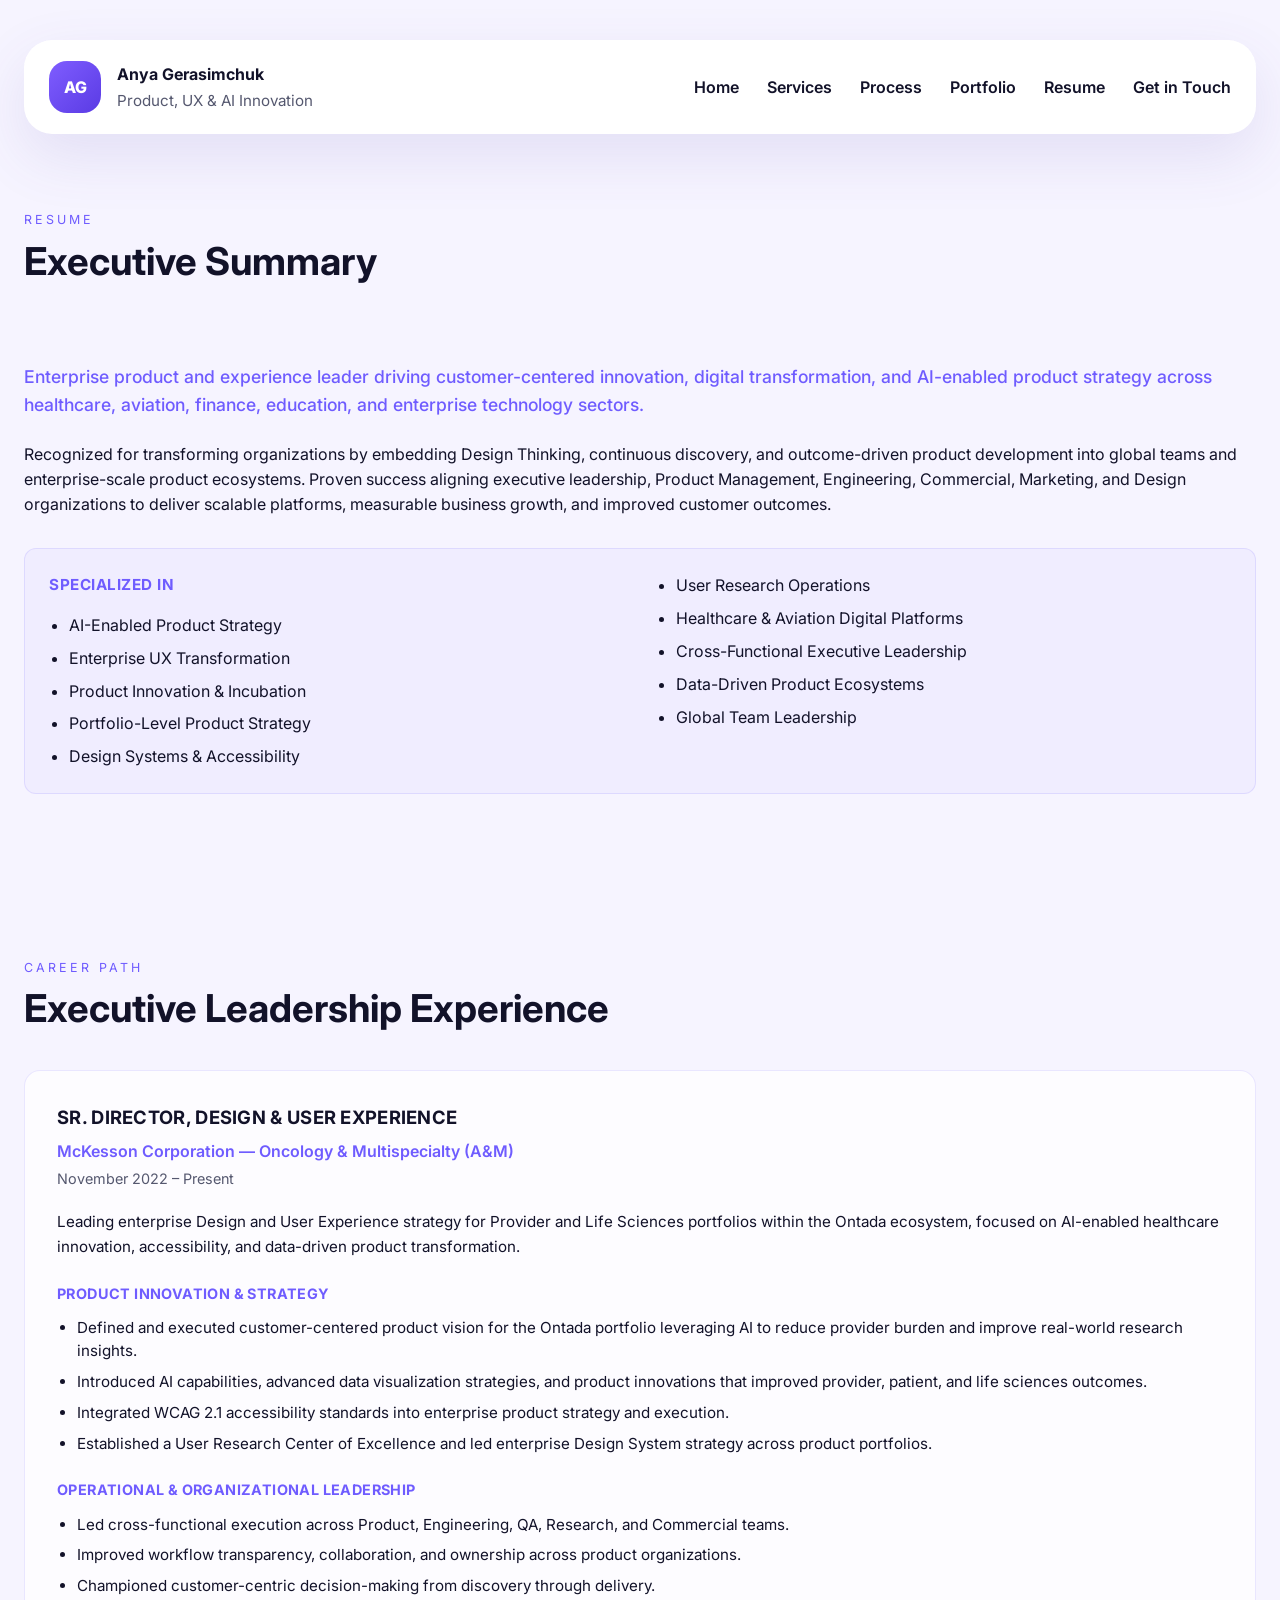
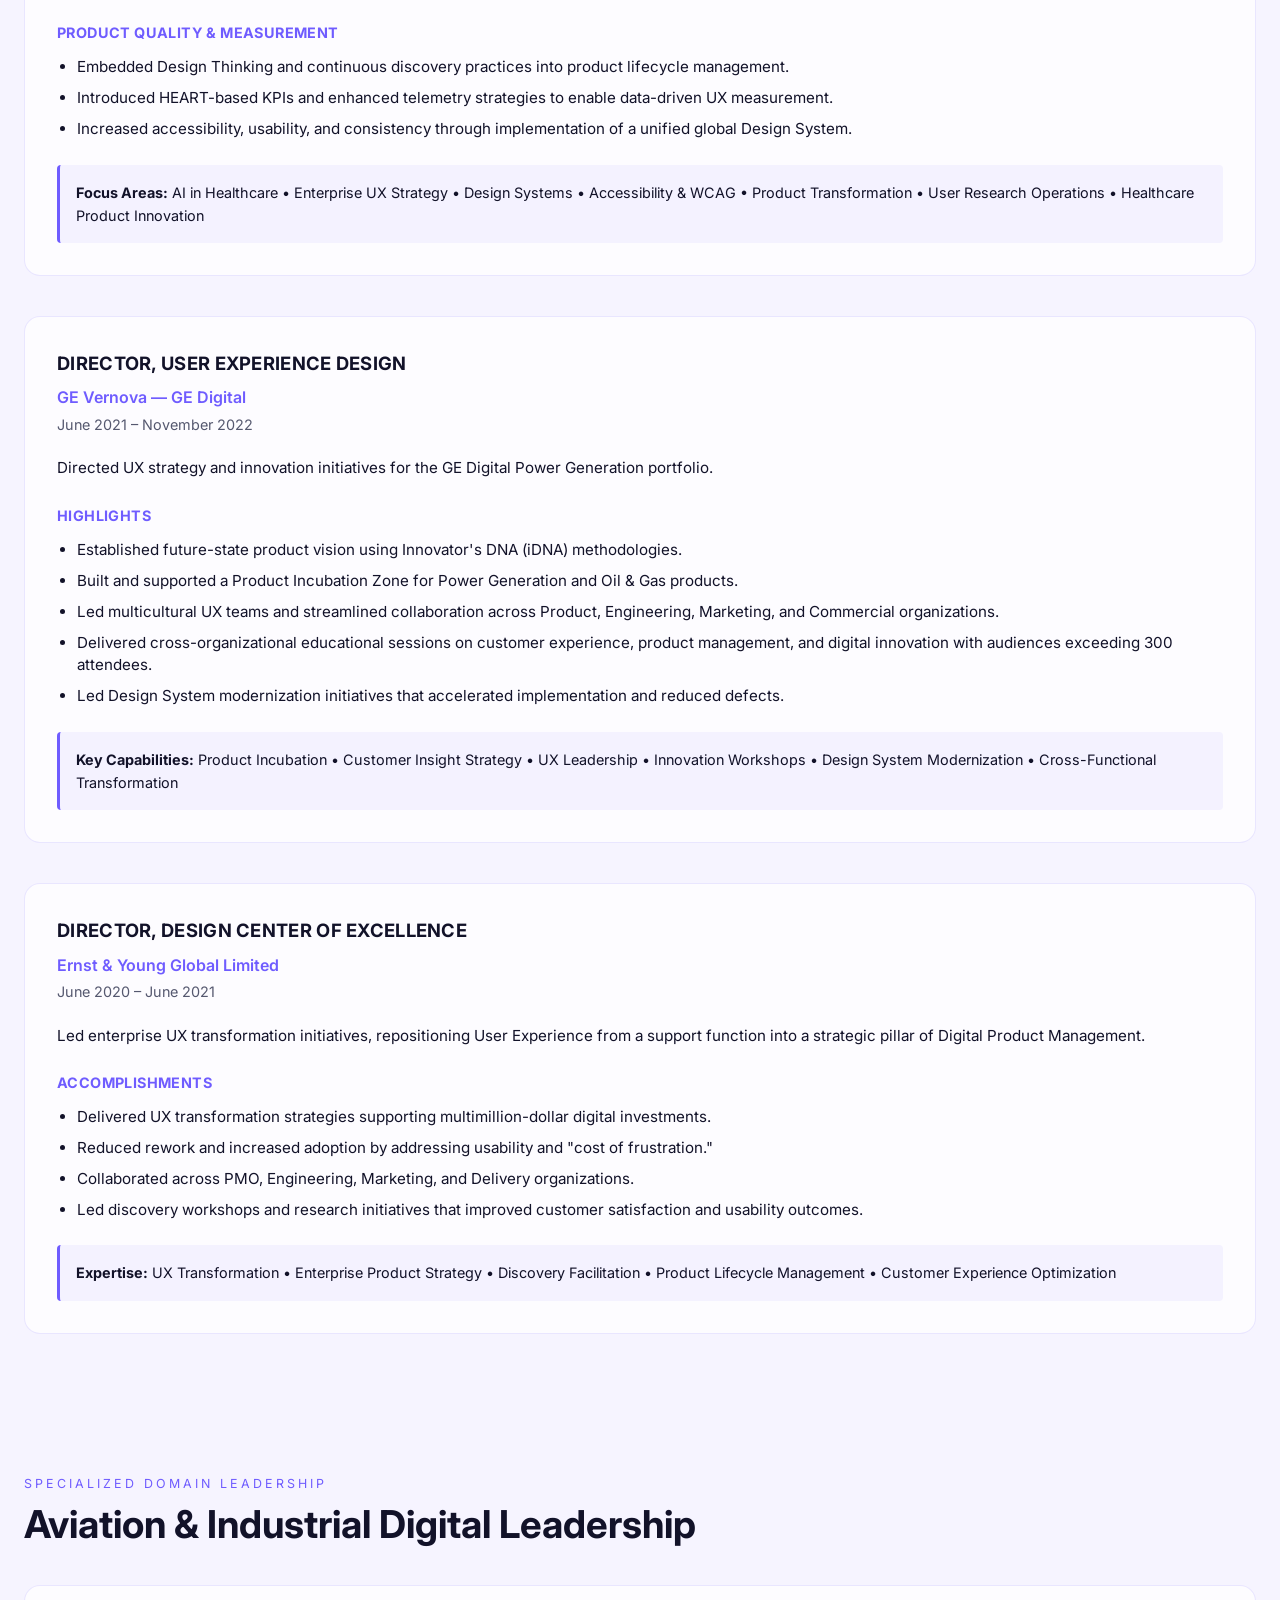
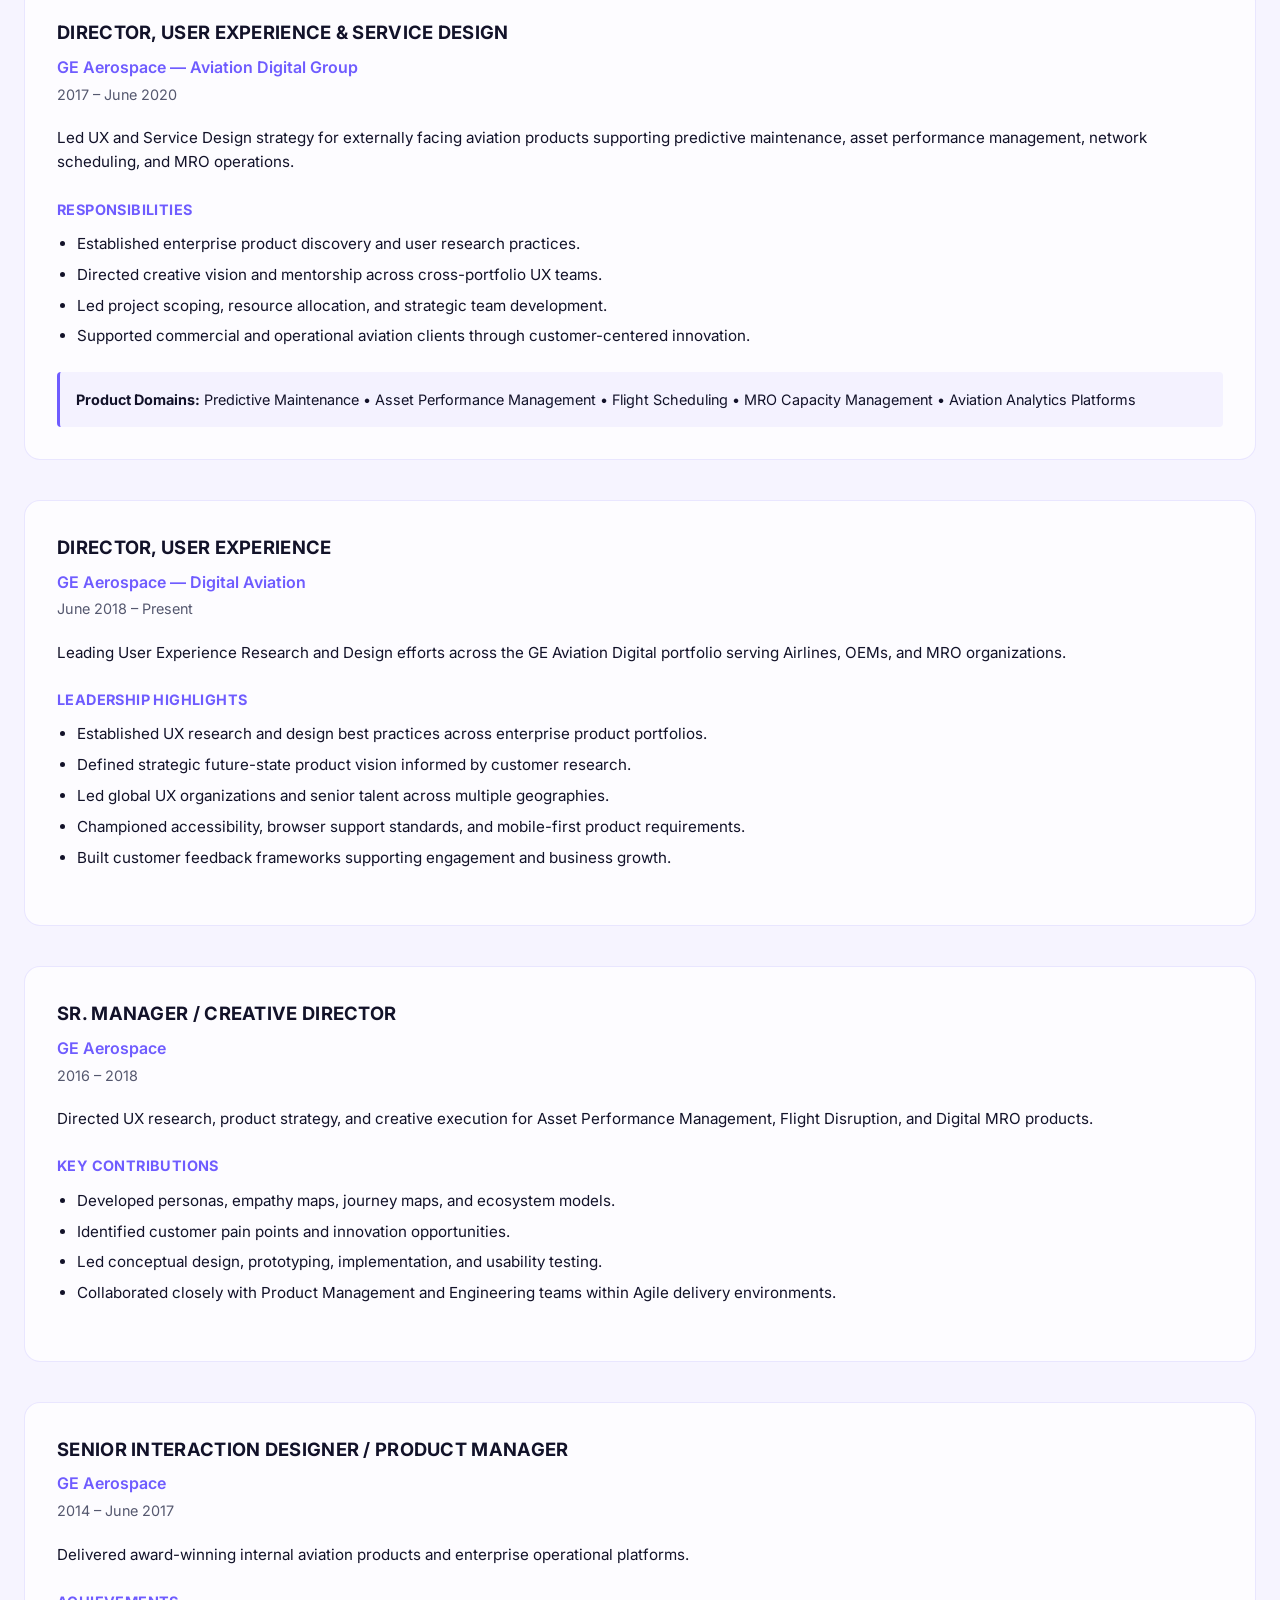
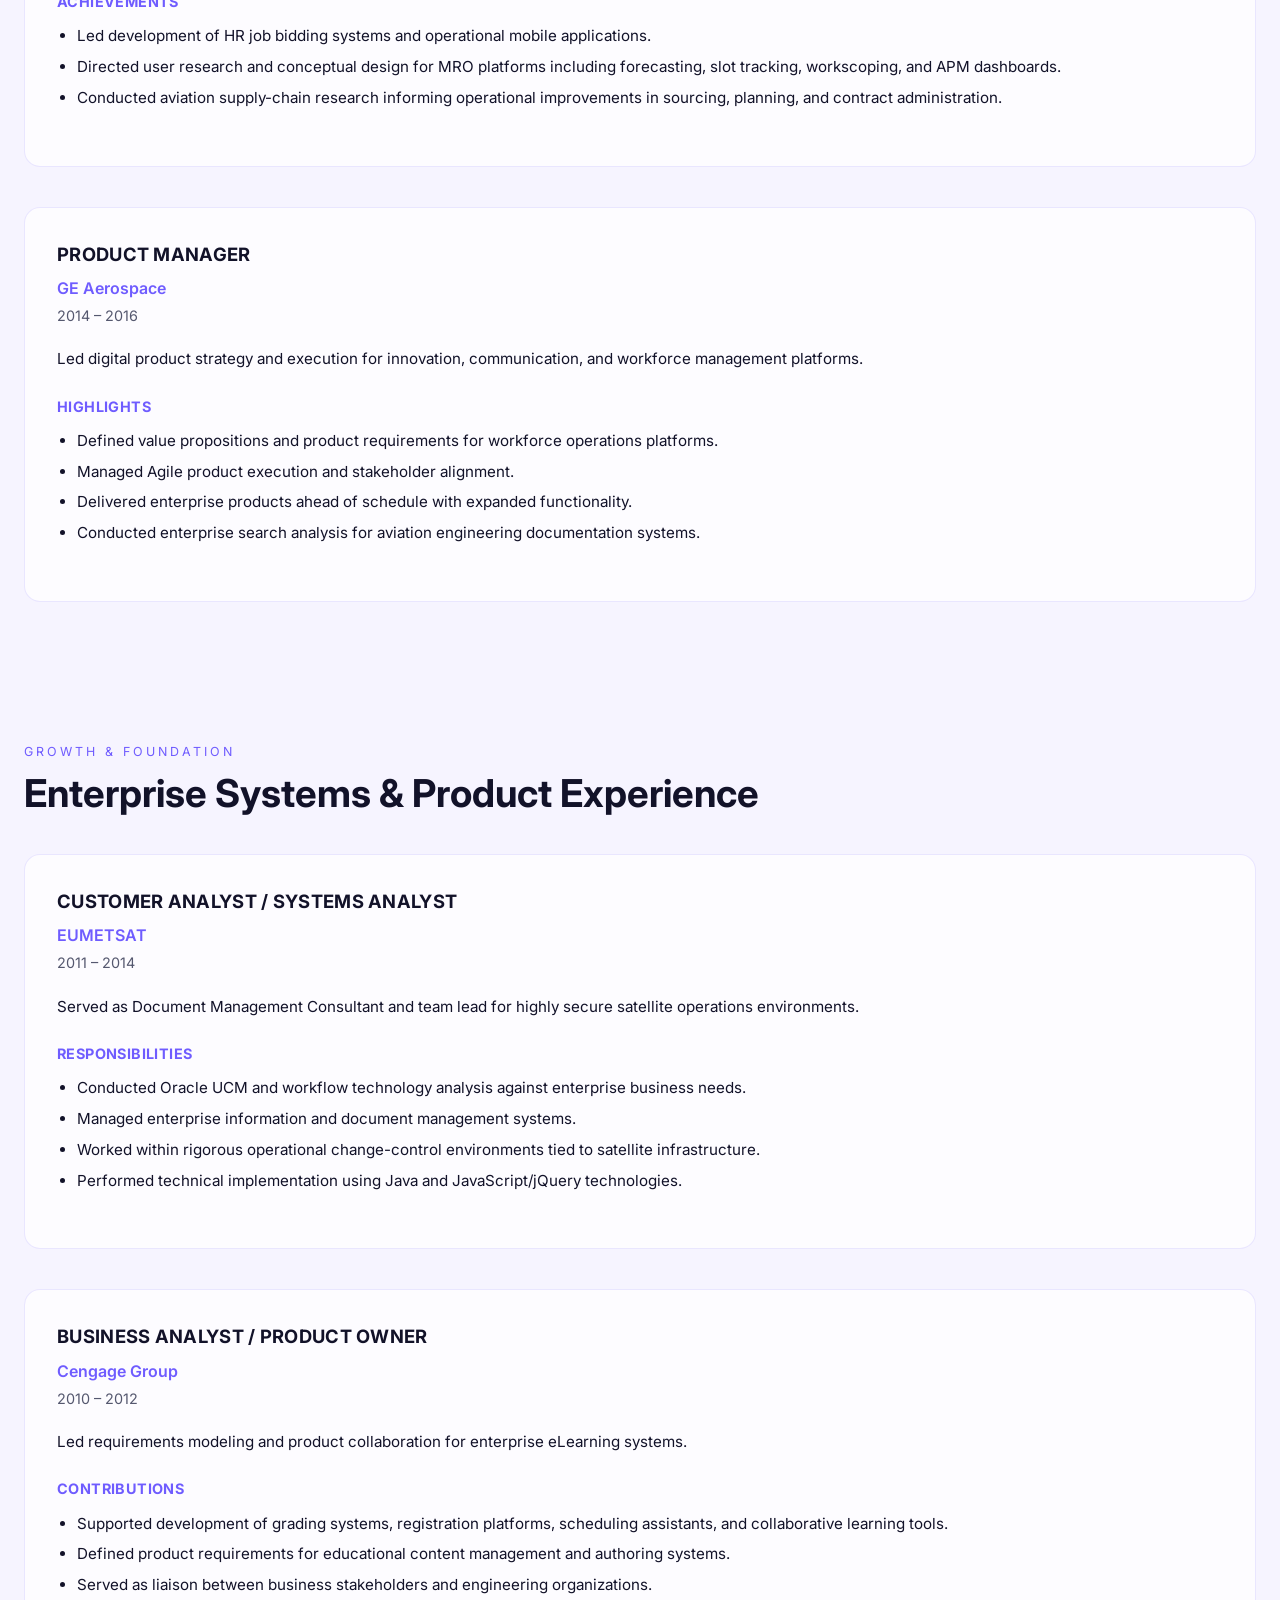
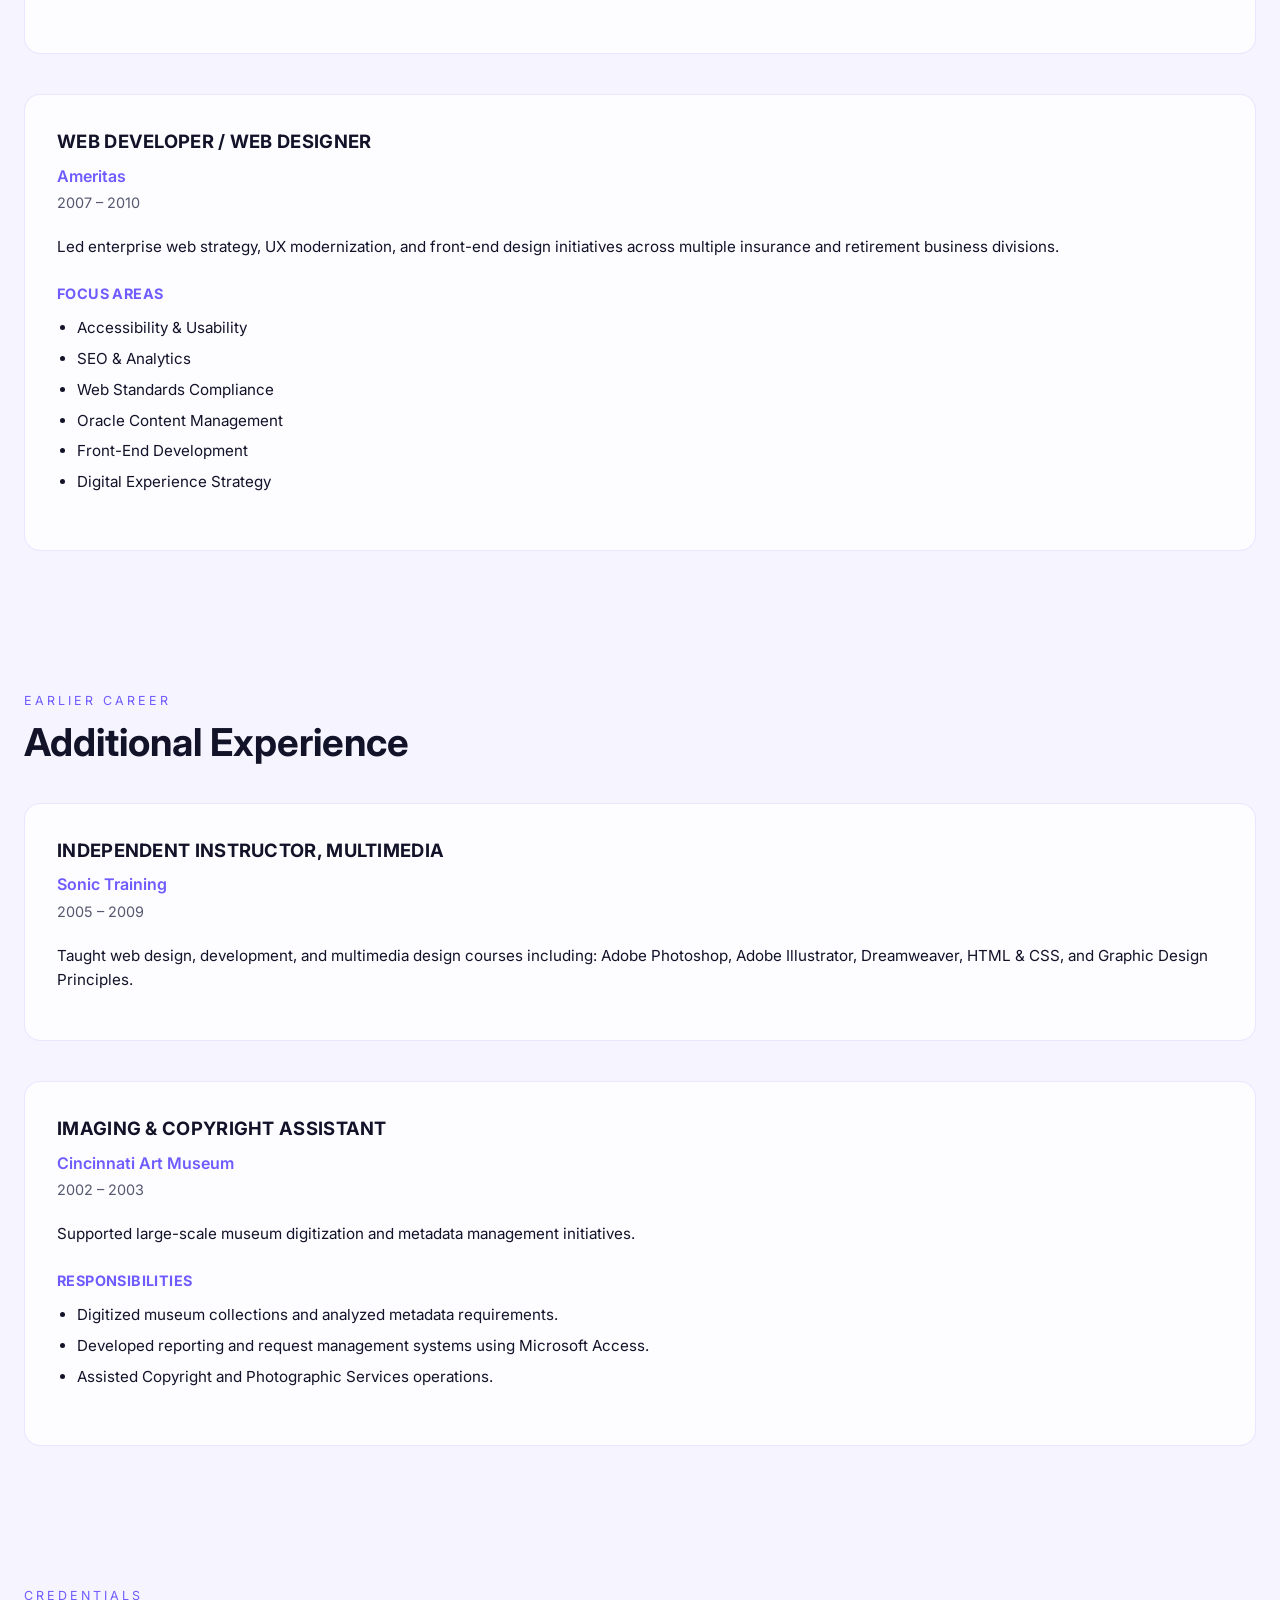
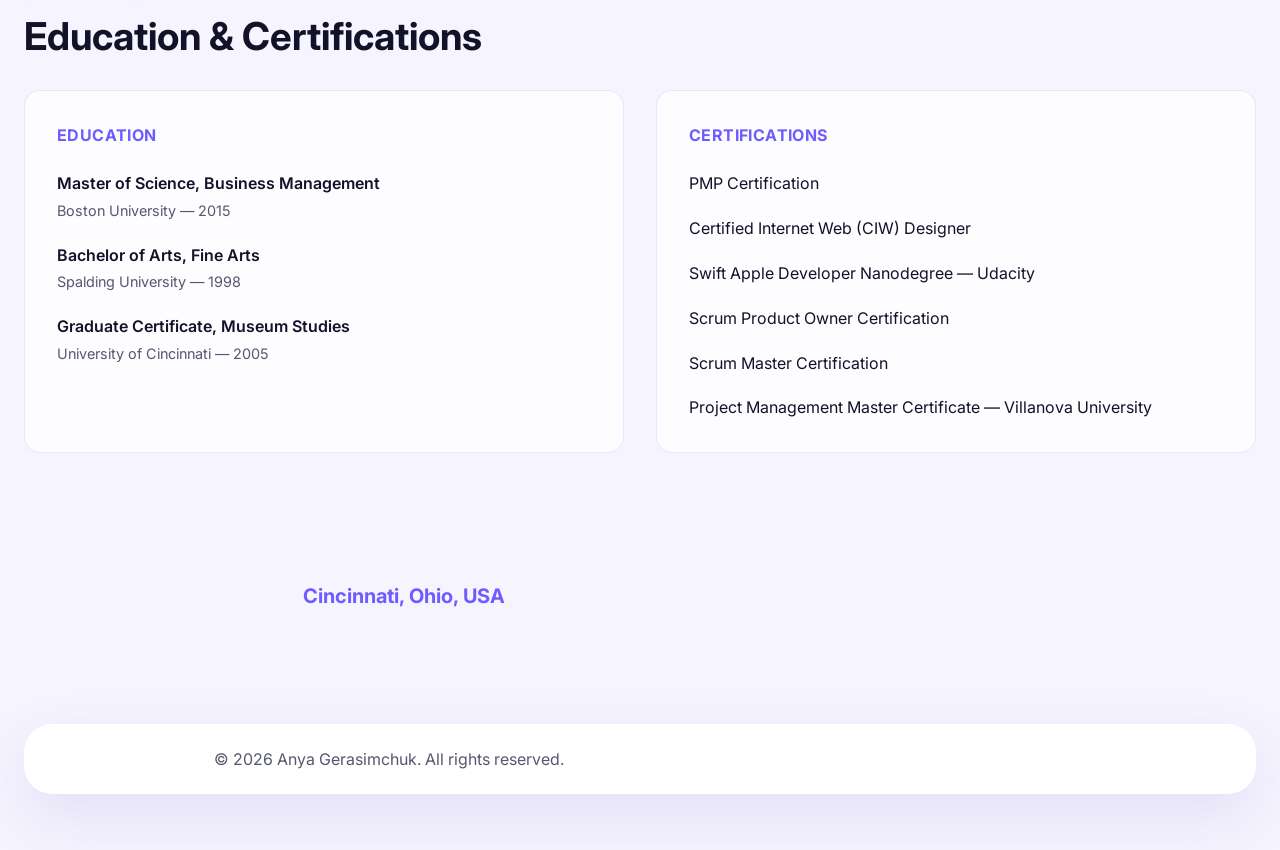
<file: work-experience.html>
<!DOCTYPE html>
<html lang="en">
  <head>
    <meta charset="UTF-8" />
    <meta name="viewport" content="width=device-width, initial-scale=1.0" />
    <title>Work Experience | Anya Gerasimchuk</title>
    <link rel="preconnect" href="https://fonts.googleapis.com" />
    <link rel="preconnect" href="https://fonts.gstatic.com" crossorigin />
    <link
      href="https://fonts.googleapis.com/css2?family=Inter:wght@400;500;600;700;800&display=swap"
      rel="stylesheet"
    />
    <link rel="stylesheet" href="./styles.css" />
  </head>
  <body>
    <div class="page-shell">
      <header class="top-bar surface-card">
        <div class="brand">
          <div class="brand__mark">AG</div>
          <div>
            <p class="brand__name">Anya Gerasimchuk</p>
            <p class="brand__subtitle">Product, UX & AI Innovation</p>
          </div>
        </div>
        
         <nav class="top-nav">
          <a href="index.html">Home</a>
          <a href="index.html#services">Services</a>
          <a href="index.html#process">Process</a>
          <a href="portfolio.html">Portfolio</a>
          <a href="work-experience.html">Resume</a>

          <a href="index.html#get-in-touch">Get in Touch</a>
        </nav>
      </header>

      <main>
        <!-- Executive Summary Section -->
        <section class="section">
        <div class="section__header">
            <span class="eyebrow">Resume</span>
            <h2>Executive Summary</h2>
          </div>
          <div class="experience-intro">
            <p class="intro-text">
              Enterprise product and experience leader driving customer-centered innovation, digital transformation, and AI-enabled product strategy across healthcare, aviation, finance, education, and enterprise technology sectors.
            </p>
            <p>
              Recognized for transforming organizations by embedding Design Thinking, continuous discovery, and outcome-driven product development into global teams and enterprise-scale product ecosystems. Proven success aligning executive leadership, Product Management, Engineering, Commercial, Marketing, and Design organizations to deliver scalable platforms, measurable business growth, and improved customer outcomes.
            </p>
            
            <div class="specialization-grid">
              <div class="specialization-col">
                <h3 class="specialization-heading">Specialized In</h3>
                <ul class="specialization-list">
                  <li>AI-Enabled Product Strategy</li>
                  <li>Enterprise UX Transformation</li>
                  <li>Product Innovation & Incubation</li>
                  <li>Portfolio-Level Product Strategy</li>
                  <li>Design Systems & Accessibility</li>
                </ul>
              </div>
              <div class="specialization-col">
                <ul class="specialization-list">
                  <li>User Research Operations</li>
                  <li>Healthcare & Aviation Digital Platforms</li>
                  <li>Cross-Functional Executive Leadership</li>
                  <li>Data-Driven Product Ecosystems</li>
                  <li>Global Team Leadership</li>
                </ul>
              </div>
            </div>
          </div>
        </section>

        <!-- Executive Leadership Experience -->
        <section class="section">
          <div class="section__header">
            <span class="eyebrow">Career Path</span>
            <h2>Executive Leadership Experience</h2>
          </div>

          <div class="experience-item">
            <div class="job-header">
              <h3 class="job-title">SR. DIRECTOR, DESIGN & USER EXPERIENCE</h3>
              <p class="company-name">McKesson Corporation — Oncology & Multispecialty (A&M)</p>
              <p class="job-dates">November 2022 – Present</p>
            </div>
            <p class="job-description">
              Leading enterprise Design and User Experience strategy for Provider and Life Sciences portfolios within the Ontada ecosystem, focused on AI-enabled healthcare innovation, accessibility, and data-driven product transformation.
            </p>
            
            <div class="job-section">
              <h4 class="job-section-title">Product Innovation & Strategy</h4>
              <ul class="job-list">
                <li>Defined and executed customer-centered product vision for the Ontada portfolio leveraging AI to reduce provider burden and improve real-world research insights.</li>
                <li>Introduced AI capabilities, advanced data visualization strategies, and product innovations that improved provider, patient, and life sciences outcomes.</li>
                <li>Integrated WCAG 2.1 accessibility standards into enterprise product strategy and execution.</li>
                <li>Established a User Research Center of Excellence and led enterprise Design System strategy across product portfolios.</li>
              </ul>
            </div>

            <div class="job-section">
              <h4 class="job-section-title">Operational & Organizational Leadership</h4>
              <ul class="job-list">
                <li>Led cross-functional execution across Product, Engineering, QA, Research, and Commercial teams.</li>
                <li>Improved workflow transparency, collaboration, and ownership across product organizations.</li>
                <li>Championed customer-centric decision-making from discovery through delivery.</li>
              </ul>
            </div>

            <div class="job-section">
              <h4 class="job-section-title">Product Quality & Measurement</h4>
              <ul class="job-list">
                <li>Embedded Design Thinking and continuous discovery practices into product lifecycle management.</li>
                <li>Introduced HEART-based KPIs and enhanced telemetry strategies to enable data-driven UX measurement.</li>
                <li>Increased accessibility, usability, and consistency through implementation of a unified global Design System.</li>
              </ul>
            </div>

            <div class="focus-areas">
              <strong>Focus Areas:</strong> AI in Healthcare • Enterprise UX Strategy • Design Systems • Accessibility & WCAG • Product Transformation • User Research Operations • Healthcare Product Innovation
            </div>
          </div>

          <div class="experience-item">
            <div class="job-header">
              <h3 class="job-title">DIRECTOR, USER EXPERIENCE DESIGN</h3>
              <p class="company-name">GE Vernova — GE Digital</p>
              <p class="job-dates">June 2021 – November 2022</p>
            </div>
            <p class="job-description">
              Directed UX strategy and innovation initiatives for the GE Digital Power Generation portfolio.
            </p>
            
            <div class="job-section">
              <h4 class="job-section-title">Highlights</h4>
              <ul class="job-list">
                <li>Established future-state product vision using Innovator's DNA (iDNA) methodologies.</li>
                <li>Built and supported a Product Incubation Zone for Power Generation and Oil & Gas products.</li>
                <li>Led multicultural UX teams and streamlined collaboration across Product, Engineering, Marketing, and Commercial organizations.</li>
                <li>Delivered cross-organizational educational sessions on customer experience, product management, and digital innovation with audiences exceeding 300 attendees.</li>
                <li>Led Design System modernization initiatives that accelerated implementation and reduced defects.</li>
              </ul>
            </div>

            <div class="focus-areas">
              <strong>Key Capabilities:</strong> Product Incubation • Customer Insight Strategy • UX Leadership • Innovation Workshops • Design System Modernization • Cross-Functional Transformation
            </div>
          </div>

          <div class="experience-item">
            <div class="job-header">
              <h3 class="job-title">DIRECTOR, DESIGN CENTER OF EXCELLENCE</h3>
              <p class="company-name">Ernst & Young Global Limited</p>
              <p class="job-dates">June 2020 – June 2021</p>
            </div>
            <p class="job-description">
              Led enterprise UX transformation initiatives, repositioning User Experience from a support function into a strategic pillar of Digital Product Management.
            </p>
            
            <div class="job-section">
              <h4 class="job-section-title">Accomplishments</h4>
              <ul class="job-list">
                <li>Delivered UX transformation strategies supporting multimillion-dollar digital investments.</li>
                <li>Reduced rework and increased adoption by addressing usability and "cost of frustration."</li>
                <li>Collaborated across PMO, Engineering, Marketing, and Delivery organizations.</li>
                <li>Led discovery workshops and research initiatives that improved customer satisfaction and usability outcomes.</li>
              </ul>
            </div>

            <div class="focus-areas">
              <strong>Expertise:</strong> UX Transformation • Enterprise Product Strategy • Discovery Facilitation • Product Lifecycle Management • Customer Experience Optimization
            </div>
          </div>
        </section>

        <!-- Aviation & Industrial Digital Leadership -->
        <section class="section">
          <div class="section__header">
            <span class="eyebrow">Specialized Domain Leadership</span>
            <h2>Aviation & Industrial Digital Leadership</h2>
          </div>

          <div class="experience-item">
            <div class="job-header">
              <h3 class="job-title">DIRECTOR, USER EXPERIENCE & SERVICE DESIGN</h3>
              <p class="company-name">GE Aerospace — Aviation Digital Group</p>
              <p class="job-dates">2017 – June 2020</p>
            </div>
            <p class="job-description">
              Led UX and Service Design strategy for externally facing aviation products supporting predictive maintenance, asset performance management, network scheduling, and MRO operations.
            </p>
            
            <div class="job-section">
              <h4 class="job-section-title">Responsibilities</h4>
              <ul class="job-list">
                <li>Established enterprise product discovery and user research practices.</li>
                <li>Directed creative vision and mentorship across cross-portfolio UX teams.</li>
                <li>Led project scoping, resource allocation, and strategic team development.</li>
                <li>Supported commercial and operational aviation clients through customer-centered innovation.</li>
              </ul>
            </div>

            <div class="focus-areas">
              <strong>Product Domains:</strong> Predictive Maintenance • Asset Performance Management • Flight Scheduling • MRO Capacity Management • Aviation Analytics Platforms
            </div>
          </div>

          <div class="experience-item">
            <div class="job-header">
              <h3 class="job-title">DIRECTOR, USER EXPERIENCE</h3>
              <p class="company-name">GE Aerospace — Digital Aviation</p>
              <p class="job-dates">June 2018 – Present</p>
            </div>
            <p class="job-description">
              Leading User Experience Research and Design efforts across the GE Aviation Digital portfolio serving Airlines, OEMs, and MRO organizations.
            </p>
            
            <div class="job-section">
              <h4 class="job-section-title">Leadership Highlights</h4>
              <ul class="job-list">
                <li>Established UX research and design best practices across enterprise product portfolios.</li>
                <li>Defined strategic future-state product vision informed by customer research.</li>
                <li>Led global UX organizations and senior talent across multiple geographies.</li>
                <li>Championed accessibility, browser support standards, and mobile-first product requirements.</li>
                <li>Built customer feedback frameworks supporting engagement and business growth.</li>
              </ul>
            </div>
          </div>

          <div class="experience-item">
            <div class="job-header">
              <h3 class="job-title">SR. MANAGER / CREATIVE DIRECTOR</h3>
              <p class="company-name">GE Aerospace</p>
              <p class="job-dates">2016 – 2018</p>
            </div>
            <p class="job-description">
              Directed UX research, product strategy, and creative execution for Asset Performance Management, Flight Disruption, and Digital MRO products.
            </p>
            
            <div class="job-section">
              <h4 class="job-section-title">Key Contributions</h4>
              <ul class="job-list">
                <li>Developed personas, empathy maps, journey maps, and ecosystem models.</li>
                <li>Identified customer pain points and innovation opportunities.</li>
                <li>Led conceptual design, prototyping, implementation, and usability testing.</li>
                <li>Collaborated closely with Product Management and Engineering teams within Agile delivery environments.</li>
              </ul>
            </div>
          </div>

          <div class="experience-item">
            <div class="job-header">
              <h3 class="job-title">SENIOR INTERACTION DESIGNER / PRODUCT MANAGER</h3>
              <p class="company-name">GE Aerospace</p>
              <p class="job-dates">2014 – June 2017</p>
            </div>
            <p class="job-description">
              Delivered award-winning internal aviation products and enterprise operational platforms.
            </p>
            
            <div class="job-section">
              <h4 class="job-section-title">Achievements</h4>
              <ul class="job-list">
                <li>Led development of HR job bidding systems and operational mobile applications.</li>
                <li>Directed user research and conceptual design for MRO platforms including forecasting, slot tracking, workscoping, and APM dashboards.</li>
                <li>Conducted aviation supply-chain research informing operational improvements in sourcing, planning, and contract administration.</li>
              </ul>
            </div>
          </div>

          <div class="experience-item">
            <div class="job-header">
              <h3 class="job-title">PRODUCT MANAGER</h3>
              <p class="company-name">GE Aerospace</p>
              <p class="job-dates">2014 – 2016</p>
            </div>
            <p class="job-description">
              Led digital product strategy and execution for innovation, communication, and workforce management platforms.
            </p>
            
            <div class="job-section">
              <h4 class="job-section-title">Highlights</h4>
              <ul class="job-list">
                <li>Defined value propositions and product requirements for workforce operations platforms.</li>
                <li>Managed Agile product execution and stakeholder alignment.</li>
                <li>Delivered enterprise products ahead of schedule with expanded functionality.</li>
                <li>Conducted enterprise search analysis for aviation engineering documentation systems.</li>
              </ul>
            </div>
          </div>
        </section>

        <!-- Enterprise Systems & Product Experience -->
        <section class="section">
          <div class="section__header">
            <span class="eyebrow">Growth & Foundation</span>
            <h2>Enterprise Systems & Product Experience</h2>
          </div>

          <div class="experience-item">
            <div class="job-header">
              <h3 class="job-title">CUSTOMER ANALYST / SYSTEMS ANALYST</h3>
              <p class="company-name">EUMETSAT</p>
              <p class="job-dates">2011 – 2014</p>
            </div>
            <p class="job-description">
              Served as Document Management Consultant and team lead for highly secure satellite operations environments.
            </p>
            
            <div class="job-section">
              <h4 class="job-section-title">Responsibilities</h4>
              <ul class="job-list">
                <li>Conducted Oracle UCM and workflow technology analysis against enterprise business needs.</li>
                <li>Managed enterprise information and document management systems.</li>
                <li>Worked within rigorous operational change-control environments tied to satellite infrastructure.</li>
                <li>Performed technical implementation using Java and JavaScript/jQuery technologies.</li>
              </ul>
            </div>
          </div>

          <div class="experience-item">
            <div class="job-header">
              <h3 class="job-title">BUSINESS ANALYST / PRODUCT OWNER</h3>
              <p class="company-name">Cengage Group</p>
              <p class="job-dates">2010 – 2012</p>
            </div>
            <p class="job-description">
              Led requirements modeling and product collaboration for enterprise eLearning systems.
            </p>
            
            <div class="job-section">
              <h4 class="job-section-title">Contributions</h4>
              <ul class="job-list">
                <li>Supported development of grading systems, registration platforms, scheduling assistants, and collaborative learning tools.</li>
                <li>Defined product requirements for educational content management and authoring systems.</li>
                <li>Served as liaison between business stakeholders and engineering organizations.</li>
              </ul>
            </div>
          </div>

          <div class="experience-item">
            <div class="job-header">
              <h3 class="job-title">WEB DEVELOPER / WEB DESIGNER</h3>
              <p class="company-name">Ameritas</p>
              <p class="job-dates">2007 – 2010</p>
            </div>
            <p class="job-description">
              Led enterprise web strategy, UX modernization, and front-end design initiatives across multiple insurance and retirement business divisions.
            </p>
            
            <div class="job-section">
              <h4 class="job-section-title">Focus Areas</h4>
              <ul class="job-list">
                <li>Accessibility & Usability</li>
                <li>SEO & Analytics</li>
                <li>Web Standards Compliance</li>
                <li>Oracle Content Management</li>
                <li>Front-End Development</li>
                <li>Digital Experience Strategy</li>
              </ul>
            </div>
          </div>
        </section>

        <!-- Additional Experience -->
        <section class="section">
          <div class="section__header">
            <span class="eyebrow">Earlier Career</span>
            <h2>Additional Experience</h2>
          </div>

          <div class="experience-item">
            <div class="job-header">
              <h3 class="job-title">INDEPENDENT INSTRUCTOR, MULTIMEDIA</h3>
              <p class="company-name">Sonic Training</p>
              <p class="job-dates">2005 – 2009</p>
            </div>
            <p class="job-description">
              Taught web design, development, and multimedia design courses including: Adobe Photoshop, Adobe Illustrator, Dreamweaver, HTML & CSS, and Graphic Design Principles.
            </p>
          </div>

          <div class="experience-item">
            <div class="job-header">
              <h3 class="job-title">IMAGING & COPYRIGHT ASSISTANT</h3>
              <p class="company-name">Cincinnati Art Museum</p>
              <p class="job-dates">2002 – 2003</p>
            </div>
            <p class="job-description">
              Supported large-scale museum digitization and metadata management initiatives.
            </p>
            
            <div class="job-section">
              <h4 class="job-section-title">Responsibilities</h4>
              <ul class="job-list">
                <li>Digitized museum collections and analyzed metadata requirements.</li>
                <li>Developed reporting and request management systems using Microsoft Access.</li>
                <li>Assisted Copyright and Photographic Services operations.</li>
              </ul>
            </div>
          </div>
        </section>

        <!-- Education -->
        <section class="section">
          <div class="section__header">
            <span class="eyebrow">Credentials</span>
            <h2>Education & Certifications</h2>
          </div>

          <div class="credentials-grid">
            <div class="credential-section">
              <h3 class="credential-heading">Education</h3>
              <ul class="credential-list">
                <li>
                  <strong>Master of Science, Business Management</strong>
                  <span class="credential-detail">Boston University — 2015</span>
                </li>
                <li>
                  <strong>Bachelor of Arts, Fine Arts</strong>
                  <span class="credential-detail">Spalding University — 1998</span>
                </li>
                <li>
                  <strong>Graduate Certificate, Museum Studies</strong>
                  <span class="credential-detail">University of Cincinnati — 2005</span>
                </li>
              </ul>
            </div>

            <div class="credential-section">
              <h3 class="credential-heading">Certifications</h3>
              <ul class="credential-list">
                <li>PMP Certification</li>
                <li>Certified Internet Web (CIW) Designer</li>
                <li>Swift Apple Developer Nanodegree — Udacity</li>
                <li>Scrum Product Owner Certification</li>
                <li>Scrum Master Certification</li>
                <li>Project Management Master Certificate — Villanova University</li>
              </ul>
            </div>
          </div>
        </section>

        <!-- Location & Contact -->
        <section class="section">
          <div class="section__header">
            <h3 class="location-heading">Cincinnati, Ohio, USA</h3>
          </div>
        </section>
      </main>

      <footer class="footer surface-card">
        <p>© 2026 Anya Gerasimchuk. All rights reserved.</p>
      </footer>
    </div>
  </body>
</html>
</file>
<file: styles.css>
:root {
  --bg: #f6f4ff;
  --surface: #ffffff;
  --surface-soft: rgba(255, 255, 255, 0.72);
  --text: #121229;
  --muted: #55586f;
  --primary: #6f5cff;
  --primary-dark: #4a3be1;
  --border: rgba(111, 92, 255, 0.14);
  --shadow: 0 22px 60px rgba(87, 72, 176, 0.12);
  font-family: 'Inter', sans-serif;
  color: var(--text);
  background: radial-gradient(circle at top, rgba(111, 92, 255, 0.18), transparent 32%),
    linear-gradient(180deg, var(--bg) 0%, #ffffff 100%);
  line-height: 1.55;
  font-size: 16px;
}
* {
  box-sizing: border-box;
}
html {
  scroll-behavior: smooth;
}
body {
  margin: 0;
  min-height: 100vh;
  background: var(--bg);
}
a {
  color: inherit;
  text-decoration: none;
}
button,
input,
textarea {
  font: inherit;
}
.page-shell {
  width: min(1280px, 100%);
  margin: 0 auto;
  padding: 1.5rem;
}
.surface-card {
  background: var(--surface);
  border-radius: 28px;
  box-shadow: var(--shadow);
}
.top-bar {
  display: flex;
  align-items: center;
  justify-content: space-between;
  gap: 1rem;
  padding: 1.25rem 1.5rem;
  margin: 1rem 0 1.5rem;
  position: sticky;
  top: 0;
  backdrop-filter: blur(18px);
  border: 1px solid rgba(255, 255, 255, 0.65);
}
.brand {
  display: flex;
  align-items: center;
  gap: 1rem;
}
.brand__mark {
  width: 52px;
  height: 52px;
  border-radius: 18px;
  display: grid;
  place-items: center;
  font-weight: 800;
  color: white;
  background: linear-gradient(135deg, #7f5dff, #5a3be4);
}
.brand__name {
  margin: 0;
  font-weight: 700;
}
.brand__subtitle {
  margin: 0.15rem 0 0;
  color: var(--muted);
  font-size: 0.95rem;
}
.top-nav {
  display: flex;
  gap: 1.75rem;
  flex-wrap: wrap;
}
.top-nav a {
  color: var(--text);
  font-weight: 600;
  transition: color 150ms ease;
}
.top-nav a:hover {
  color: var(--primary);
}
.hero {
  display: grid;
  grid-template-columns: 1.2fr 0.8fr;
  gap: 2.5rem;
  padding: 3rem;
  align-items: center;
}
.hero__content {
  max-width: 620px;
}
.eyebrow {
  text-transform: uppercase;
  letter-spacing: 0.24em;
  font-size: 0.78rem;
  color: var(--primary);
  margin: 0 0 1rem;
}
.hero h1 {
  font-size: clamp(2.7rem, 4vw, 4.2rem);
  line-height: 1.02;
  margin: 0;
}
.hero__text,
.section__header p,
.service-card p,
.process-card p,
.difference-section p,
.work-card p,
.engagement-card p,
.footer p {
  margin: 1.5rem 0 0;
  color: var(--muted);
  max-width: 42rem;
}
.hero__actions {
  display: flex;
  flex-wrap: wrap;
  gap: 1rem;
  margin-top: 2rem;
}
.button {
  display: inline-flex;
  align-items: center;
  justify-content: center;
  padding: 0.95rem 1.7rem;
  border-radius: 999px;
  border: 1px solid transparent;
  font-weight: 700;
  transition: transform 180ms ease, background 180ms ease, color 180ms ease;
}
.button:hover {
  transform: translateY(-1px);
}
.button--primary {
  background: var(--primary);
  color: white;
}
.button--secondary {
  background: transparent;
  border-color: rgba(111, 92, 255, 0.2);
  color: var(--text);
}
.hero__links {
  display: grid;
  grid-template-columns: repeat(4, minmax(0, 1fr));
  gap: 0.85rem;
  margin-top: 2.5rem;
}
.hero__links span {
  display: inline-flex;
  padding: 0.9rem 1rem;
  border-radius: 18px;
  background: rgba(111, 92, 255, 0.08);
  color: var(--primary-dark);
  font-size: 0.95rem;
  font-weight: 600;
}
.hero__visual {
  display: grid;
  place-items: center;
}
.hero__image {
  width: min(100%, 560px);
  border-radius: 32px;
  object-fit: cover;
  box-shadow: var(--shadow);
  display: block;
}
.section {
  padding: 3rem 0;
}
.section__header {
  max-width: 760px;
  margin-bottom: 2rem;
}
.section__header h2 {
  font-size: clamp(2rem, 3vw, 2.8rem);
  margin: 0.55rem 0 0;
  line-height: 1.1;
}
.services-grid,
.process-grid,
.work-grid,
.engagement-grid,
.skills-grid,
.difference-grid {
  display: grid;
  gap: 1.5rem;
}
.services-grid {
  grid-template-columns: repeat(3, minmax(0, 1fr));
}
.skills-grid {
  grid-template-columns: repeat(3, minmax(0, 1fr));
}
.service-card,
.process-card,
.work-card,
.engagement-card,
.skill-card,
.cta-card {
  background: var(--surface);
  border: 1px solid rgba(111, 92, 255, 0.1);
  border-radius: 24px;
  padding: 1.75rem;
  box-shadow: 0 18px 45px rgba(89, 72, 167, 0.08);
}
.service-card__icon,
.process-card__number {
  width: 48px;
  height: 48px;
  display: grid;
  place-items: center;
  border-radius: 16px;
  background: rgba(111, 92, 255, 0.12);
  color: var(--primary-dark);
  font-weight: 700;
}
.service-card h3,
.process-card h3,
.work-card h3,
.engagement-card h3,
.skill-card h3 {
  margin: 1.35rem 0 0.85rem;
  font-size: 1.15rem;
}
.skill-card ul {
  margin: 0;
  padding-left: 1.2rem;
}
.skill-card li {
  margin-bottom: 0.5rem;
}
.portfolio-section {
  padding-top: 2.5rem;
}
.portfolio-intro {
  margin: 0 0 1.75rem;
  color: var(--muted);
  max-width: 760px;
}
.portfolio-grid {
  display: grid;
  grid-template-columns: repeat(3, minmax(0, 1fr));
  gap: 1.5rem;
}
.portfolio-card {
  background: white;
  border-radius: 24px;
  overflow: hidden;
  border: 1px solid rgba(111, 92, 255, 0.1);
  box-shadow: 0 18px 36px rgba(89, 72, 167, 0.08);
  display: grid;
  gap: 0.85rem;
}
.portfolio-image {
  width: 100%;
  display: block;
  object-fit: cover;
  min-height: 220px;
}
.process-visual {
  margin: 2rem 0;
}
.process-visual .portfolio-image {
  border-radius: 24px;
}
.portfolio-caption {
  padding: 1rem 1.2rem 1.2rem;
}
.portfolio-use-case {
  margin-top: 2rem;
}
.use-case-grid {
  display: grid;
  grid-template-columns: 1.2fr 0.8fr;
  gap: 2rem;
  align-items: center;
}
.use-case-copy ul {
  padding-left: 1.2rem;
  margin: 1rem 0 0;
  list-style: disc;
  color: var(--muted);
}
.use-case-copy li {
  margin-bottom: 0.85rem;
}
.use-case-note {
  margin-top: 1.2rem;
  color: var(--muted);
}
.use-case-media .portfolio-image {
  min-height: 320px;
}
.portfolio-card-link {
  display: grid;
  gap: 0.85rem;
  color: inherit;
  text-decoration: none;
}
.portfolio-card-link__cta {
  margin-top: 1rem;
  display: inline-flex;
  color: var(--primary);
  font-weight: 700;
}
.portfolio-card--featured {
  border-color: rgba(111, 92, 255, 0.18);
}
.portfolio-card--small {
  padding: 1rem;
}
.portfolio-card--small .portfolio-caption {
  padding: 0.9rem 1rem 1rem;
}
.portfolio-caption strong {
  display: block;
  margin-bottom: 0.45rem;
}
.portfolio-caption p {
  margin: 0;
  color: var(--muted);
  line-height: 1.65;
}
.process-grid {
  grid-template-columns: repeat(5, minmax(0, 1fr));
}
.process-card {
  display: grid;
  gap: 1rem;
}
.difference-section {
  padding: 2.5rem;
}
.difference-grid {
  grid-template-columns: 1.4fr 0.6fr;
  align-items: start;
}
.difference-grid p {
  margin: 0;
}
.difference-grid ul {
  padding-left: 1.2rem;
  margin: 0;
  list-style: disc;
  color: var(--muted);
}
.difference-grid li {
  margin-bottom: 0.9rem;
}
.contact-intro {
  padding: 3rem 2rem;
  text-align: center;
  background: linear-gradient(135deg, #5b3ce2 0%, #7f5dff 48%, #a28cff 100%);
  color: white;
  border: none;
}
.contact-intro .section__header {
  text-align: center;
}
.contact-intro .section__header h2 {
  color: white;
}
.contact-intro__content {
  display: grid;
  justify-items: center;
  gap: 1.5rem;
}
.contact-intro__content p {
  margin: 0;
  max-width: 720px;
  color: rgba(255, 255, 255, 0.9);
}
.contact-details {
  display: flex;
  justify-content: center;
  gap: 2rem;
  flex-wrap: wrap;
}
.contact-details p {
  margin: 0;
  font-weight: 700;
  color: white;
}
.contact-details strong {
  color: #fff;
}
.contact-intro {
  box-shadow: 0 24px 70px rgba(31, 41, 55, 0.16);
}
@media (max-width: 640px) {
  .contact-details {
    flex-direction: column;
    gap: 1rem;
  }
}
.work-grid {
  grid-template-columns: repeat(2, minmax(0, 1fr));
}
.work-card {
  display: grid;
}
.work-tag {
  display: inline-flex;
  align-items: center;
  justify-content: center;
  padding: 0.5rem 0.85rem;
  border-radius: 999px;
  background: rgba(111, 92, 255, 0.12);
  color: var(--primary-dark);
  font-size: 0.78rem;
  font-weight: 700;
  width: fit-content;
}
.engagement-grid {
  grid-template-columns: repeat(4, minmax(0, 1fr));
}
.engagement-card h3 {
  margin: 0 0 1rem;
}
.cta-card {
  display: flex;
  justify-content: space-between;
  align-items: center;
  padding: 2rem 2.2rem;
  gap: 1.5rem;
  margin: 3rem 0 0;
}
.cta-card h2 {
  margin: 0.8rem 0 0;
  font-size: clamp(2rem, 3.2vw, 2.8rem);
  line-height: 1.08;
}
.footer {
  padding: 1.4rem 1.8rem;
  margin: 2rem 0 2rem;
  text-align: center;
}
.footer p {
  margin: 0;
  color: var(--muted);
}
@media (max-width: 1080px) {
  .hero {
    grid-template-columns: 1fr;
  }
  .hero__links {
    grid-template-columns: repeat(2, minmax(0, 1fr));
  }
  .difference-grid,
  .engagement-grid {
    grid-template-columns: 1fr;
  }
  .use-case-grid {
    grid-template-columns: 1fr;
  }
}
@media (max-width: 860px) {
  .page-shell {
    padding: 1rem;
  }
  .top-bar {
    flex-direction: column;
    align-items: stretch;
  }
  .services-grid,
  .work-grid,
  .process-grid {
    grid-template-columns: 1fr;
  }
  .process-grid {
    grid-template-columns: repeat(2, minmax(0, 1fr));
  }
  .cta-card {
    flex-direction: column;
    align-items: stretch;
  }
}
@media (max-width: 640px) {
  .hero__links {
    grid-template-columns: 1fr;
  }
  .process-grid {
    grid-template-columns: 1fr;
  }
  .top-nav {
    justify-content: space-between;
  }
  .hero h1 {
    font-size: 2.4rem;
  }
}

/* Work Experience Page Styles */
.experience-intro {
  padding: 2rem 0;
}

.intro-text {
  font-size: 1.1rem;
  font-weight: 500;
  color: var(--primary);
  margin-bottom: 1.5rem;
}

.specialization-grid {
  display: grid;
  grid-template-columns: 1fr 1fr;
  gap: 2rem;
  margin: 2rem 0;
  padding: 1.5rem;
  background: rgba(111, 92, 255, 0.04);
  border-radius: 12px;
  border: 1px solid var(--border);
}

.specialization-col {
  display: flex;
  flex-direction: column;
  gap: 1rem;
}

.specialization-heading {
  font-size: 0.95rem;
  font-weight: 700;
  text-transform: uppercase;
  color: var(--primary);
  letter-spacing: 0.5px;
  margin: 0;
}

.specialization-list {
  margin: 0;
  padding-left: 1.25rem;
  list-style: disc;
  display: flex;
  flex-direction: column;
  gap: 0.5rem;
}

.specialization-list li {
  color: var(--text);
}

.experience-item {
  margin: 2.5rem 0;
  padding: 2rem;
  background: var(--surface-soft);
  border-radius: 16px;
  border: 1px solid var(--border);
  transition: all 200ms ease;
}

.experience-item:hover {
  background: var(--surface);
  box-shadow: 0 8px 24px rgba(111, 92, 255, 0.08);
}

.job-header {
  margin-bottom: 1.25rem;
}

.job-title {
  font-size: 1.15rem;
  font-weight: 700;
  color: var(--text);
  margin: 0 0 0.5rem 0;
  letter-spacing: 0.3px;
}

.company-name {
  font-size: 1rem;
  font-weight: 600;
  color: var(--primary);
  margin: 0.25rem 0;
}

.job-dates {
  font-size: 0.9rem;
  color: var(--muted);
  margin: 0.25rem 0 0 0;
}

.job-description {
  color: var(--text);
  margin: 1rem 0;
  font-size: 0.95rem;
  line-height: 1.6;
}

.job-section {
  margin: 1.5rem 0;
}

.job-section-title {
  font-size: 0.9rem;
  font-weight: 700;
  text-transform: uppercase;
  color: var(--primary);
  letter-spacing: 0.4px;
  margin: 0 0 0.75rem 0;
}

.job-list {
  margin: 0;
  padding-left: 1.25rem;
  list-style: disc;
  display: flex;
  flex-direction: column;
  gap: 0.5rem;
}

.job-list li {
  color: var(--text);
  font-size: 0.95rem;
  line-height: 1.5;
}

.focus-areas {
  margin-top: 1.25rem;
  padding: 1rem;
  background: rgba(111, 92, 255, 0.06);
  border-left: 3px solid var(--primary);
  border-radius: 4px;
  font-size: 0.9rem;
  line-height: 1.6;
  color: var(--text);
}

.credentials-grid {
  display: grid;
  grid-template-columns: 1fr 1fr;
  gap: 2rem;
  margin: 2rem 0;
}

.credential-section {
  padding: 2rem;
  background: var(--surface-soft);
  border-radius: 16px;
  border: 1px solid var(--border);
}

.credential-heading {
  font-size: 1rem;
  font-weight: 700;
  text-transform: uppercase;
  color: var(--primary);
  letter-spacing: 0.4px;
  margin: 0 0 1.5rem 0;
}

.credential-list {
  margin: 0;
  padding: 0;
  list-style: none;
  display: flex;
  flex-direction: column;
  gap: 1.25rem;
}

.credential-list li {
  display: flex;
  flex-direction: column;
  gap: 0.25rem;
}

.credential-list strong {
  color: var(--text);
  font-weight: 600;
}

.credential-detail {
  font-size: 0.9rem;
  color: var(--muted);
}

.location-heading {
  font-size: 1.25rem;
  font-weight: 700;
  color: var(--primary);
  margin: 0;
  text-align: center;
}

@media (max-width: 768px) {
  .specialization-grid {
    grid-template-columns: 1fr;
    gap: 1.5rem;
  }

  .credentials-grid {
    grid-template-columns: 1fr;
    gap: 1.5rem;
  }

  .experience-item {
    padding: 1.5rem;
  }

  .job-title {
    font-size: 1rem;
  }
}
</file>
<file: Anya Gerasimchuk _ Product, UX & AI Innovation_files/styles.css>
:root {
  --bg: #f6f4ff;
  --surface: #ffffff;
  --surface-soft: rgba(255, 255, 255, 0.72);
  --text: #121229;
  --muted: #55586f;
  --primary: #6f5cff;
  --primary-dark: #4a3be1;
  --border: rgba(111, 92, 255, 0.14);
  --shadow: 0 22px 60px rgba(87, 72, 176, 0.12);
  font-family: 'Inter', sans-serif;
  color: var(--text);
  background: radial-gradient(circle at top, rgba(111, 92, 255, 0.18), transparent 32%),
    linear-gradient(180deg, var(--bg) 0%, #ffffff 100%);
  line-height: 1.55;
  font-size: 16px;
}
* {
  box-sizing: border-box;
}
html {
  scroll-behavior: smooth;
}
body {
  margin: 0;
  min-height: 100vh;
  background: var(--bg);
}
a {
  color: inherit;
  text-decoration: none;
}
button,
input,
textarea {
  font: inherit;
}
.page-shell {
  width: min(1280px, 100%);
  margin: 0 auto;
  padding: 1.5rem;
}
.surface-card {
  background: var(--surface);
  border-radius: 28px;
  box-shadow: var(--shadow);
}
.top-bar {
  display: flex;
  align-items: center;
  justify-content: space-between;
  gap: 1rem;
  padding: 1.25rem 1.5rem;
  margin: 1rem 0 1.5rem;
  position: sticky;
  top: 0;
  backdrop-filter: blur(18px);
  border: 1px solid rgba(255, 255, 255, 0.65);
}
.brand {
  display: flex;
  align-items: center;
  gap: 1rem;
}
.brand__mark {
  width: 52px;
  height: 52px;
  border-radius: 18px;
  display: grid;
  place-items: center;
  font-weight: 800;
  color: white;
  background: linear-gradient(135deg, #7f5dff, #5a3be4);
}
.brand__name {
  margin: 0;
  font-weight: 700;
}
.brand__subtitle {
  margin: 0.15rem 0 0;
  color: var(--muted);
  font-size: 0.95rem;
}
.top-nav {
  display: flex;
  gap: 1.75rem;
  flex-wrap: wrap;
}
.top-nav a {
  color: var(--text);
  font-weight: 600;
  transition: color 150ms ease;
}
.top-nav a:hover {
  color: var(--primary);
}
.hero {
  display: grid;
  grid-template-columns: 1.2fr 0.8fr;
  gap: 2.5rem;
  padding: 3rem;
  align-items: center;
}
.hero__content {
  max-width: 620px;
}
.eyebrow {
  text-transform: uppercase;
  letter-spacing: 0.24em;
  font-size: 0.78rem;
  color: var(--primary);
  margin: 0 0 1rem;
}
.hero h1 {
  font-size: clamp(2.7rem, 4vw, 4.2rem);
  line-height: 1.02;
  margin: 0;
}
.hero__text,
.section__header p,
.service-card p,
.process-card p,
.difference-section p,
.work-card p,
.engagement-card p,
.footer p {
  margin: 1.5rem 0 0;
  color: var(--muted);
  max-width: 42rem;
}
.hero__actions {
  display: flex;
  flex-wrap: wrap;
  gap: 1rem;
  margin-top: 2rem;
}
.button {
  display: inline-flex;
  align-items: center;
  justify-content: center;
  padding: 0.95rem 1.7rem;
  border-radius: 999px;
  border: 1px solid transparent;
  font-weight: 700;
  transition: transform 180ms ease, background 180ms ease, color 180ms ease;
}
.button:hover {
  transform: translateY(-1px);
}
.button--primary {
  background: var(--primary);
  color: white;
}
.button--secondary {
  background: transparent;
  border-color: rgba(111, 92, 255, 0.2);
  color: var(--text);
}
.hero__links {
  display: grid;
  grid-template-columns: repeat(4, minmax(0, 1fr));
  gap: 0.85rem;
  margin-top: 2.5rem;
}
.hero__links span {
  display: inline-flex;
  padding: 0.9rem 1rem;
  border-radius: 18px;
  background: rgba(111, 92, 255, 0.08);
  color: var(--primary-dark);
  font-size: 0.95rem;
  font-weight: 600;
}
.hero__visual {
  display: grid;
  place-items: center;
}
.visual-card {
  width: min(100%, 360px);
  aspect-ratio: 1 / 1;
  border-radius: 32px;
  background: linear-gradient(180deg, rgba(111, 92, 255, 0.96), rgba(101, 95, 255, 0.72));
  display: grid;
  place-items: center;
  position: relative;
  overflow: hidden;
}
.visual-card::before {
  content: '';
  position: absolute;
  inset: 0;
  background: radial-gradient(circle at top left, rgba(255, 255, 255, 0.35), transparent 32%),
    radial-gradient(circle at bottom right, rgba(255, 255, 255, 0.16), transparent 35%);
}
.visual-card__icon {
  position: relative;
  z-index: 1;
  font-size: 4.5rem;
  color: rgba(255, 255, 255, 0.9);
  font-weight: 800;
}
.section {
  padding: 3rem 0;
}
.section__header {
  max-width: 760px;
  margin-bottom: 2rem;
}
.section__header h2 {
  font-size: clamp(2rem, 3vw, 2.8rem);
  margin: 0.55rem 0 0;
  line-height: 1.1;
}
.services-grid,
.process-grid,
.work-grid,
.engagement-grid,
.difference-grid {
  display: grid;
  gap: 1.5rem;
}
.services-grid {
  grid-template-columns: repeat(3, minmax(0, 1fr));
}
.service-card,
.process-card,
.work-card,
.engagement-card,
.cta-card {
  background: var(--surface);
  border: 1px solid rgba(111, 92, 255, 0.1);
  border-radius: 24px;
  padding: 1.75rem;
  box-shadow: 0 18px 45px rgba(89, 72, 167, 0.08);
}
.service-card__icon,
.process-card__number {
  width: 48px;
  height: 48px;
  display: grid;
  place-items: center;
  border-radius: 16px;
  background: rgba(111, 92, 255, 0.12);
  color: var(--primary-dark);
  font-weight: 700;
}
.service-card h3,
.process-card h3,
.work-card h3,
.engagement-card h3 {
  margin: 1.35rem 0 0.85rem;
  font-size: 1.15rem;
}
.process-grid {
  grid-template-columns: repeat(5, minmax(0, 1fr));
}
.process-card {
  display: grid;
  gap: 1rem;
}
.difference-section {
  padding: 2.5rem;
}
.difference-grid {
  grid-template-columns: 1.4fr 0.6fr;
  align-items: start;
}
.difference-grid p {
  margin: 0;
}
.difference-grid ul {
  padding-left: 1.2rem;
  margin: 0;
  list-style: disc;
  color: var(--muted);
}
.difference-grid li {
  margin-bottom: 0.9rem;
}
.work-grid {
  grid-template-columns: repeat(2, minmax(0, 1fr));
}
.work-card {
  display: grid;
}
.work-tag {
  display: inline-flex;
  align-items: center;
  justify-content: center;
  padding: 0.5rem 0.85rem;
  border-radius: 999px;
  background: rgba(111, 92, 255, 0.12);
  color: var(--primary-dark);
  font-size: 0.78rem;
  font-weight: 700;
  width: fit-content;
}
.engagement-grid {
  grid-template-columns: repeat(4, minmax(0, 1fr));
}
.engagement-card h3 {
  margin: 0 0 1rem;
}
.cta-card {
  display: flex;
  justify-content: space-between;
  align-items: center;
  padding: 2rem 2.2rem;
  gap: 1.5rem;
  margin: 3rem 0 0;
}
.cta-card h2 {
  margin: 0.8rem 0 0;
  font-size: clamp(2rem, 3.2vw, 2.8rem);
  line-height: 1.08;
}
.footer {
  padding: 1.4rem 1.8rem;
  margin: 2rem 0 2rem;
  text-align: center;
}
.footer p {
  margin: 0;
  color: var(--muted);
}
@media (max-width: 1080px) {
  .hero {
    grid-template-columns: 1fr;
  }
  .hero__links {
    grid-template-columns: repeat(2, minmax(0, 1fr));
  }
  .difference-grid,
  .engagement-grid {
    grid-template-columns: 1fr;
  }
}
@media (max-width: 860px) {
  .page-shell {
    padding: 1rem;
  }
  .top-bar {
    flex-direction: column;
    align-items: stretch;
  }
  .services-grid,
  .work-grid,
  .process-grid {
    grid-template-columns: 1fr;
  }
  .process-grid {
    grid-template-columns: repeat(2, minmax(0, 1fr));
  }
  .cta-card {
    flex-direction: column;
    align-items: stretch;
  }
}
@media (max-width: 640px) {
  .hero__links {
    grid-template-columns: 1fr;
  }
  .process-grid {
    grid-template-columns: 1fr;
  }
  .top-nav {
    justify-content: space-between;
  }
  .hero h1 {
    font-size: 2.4rem;
  }
}
</file>
